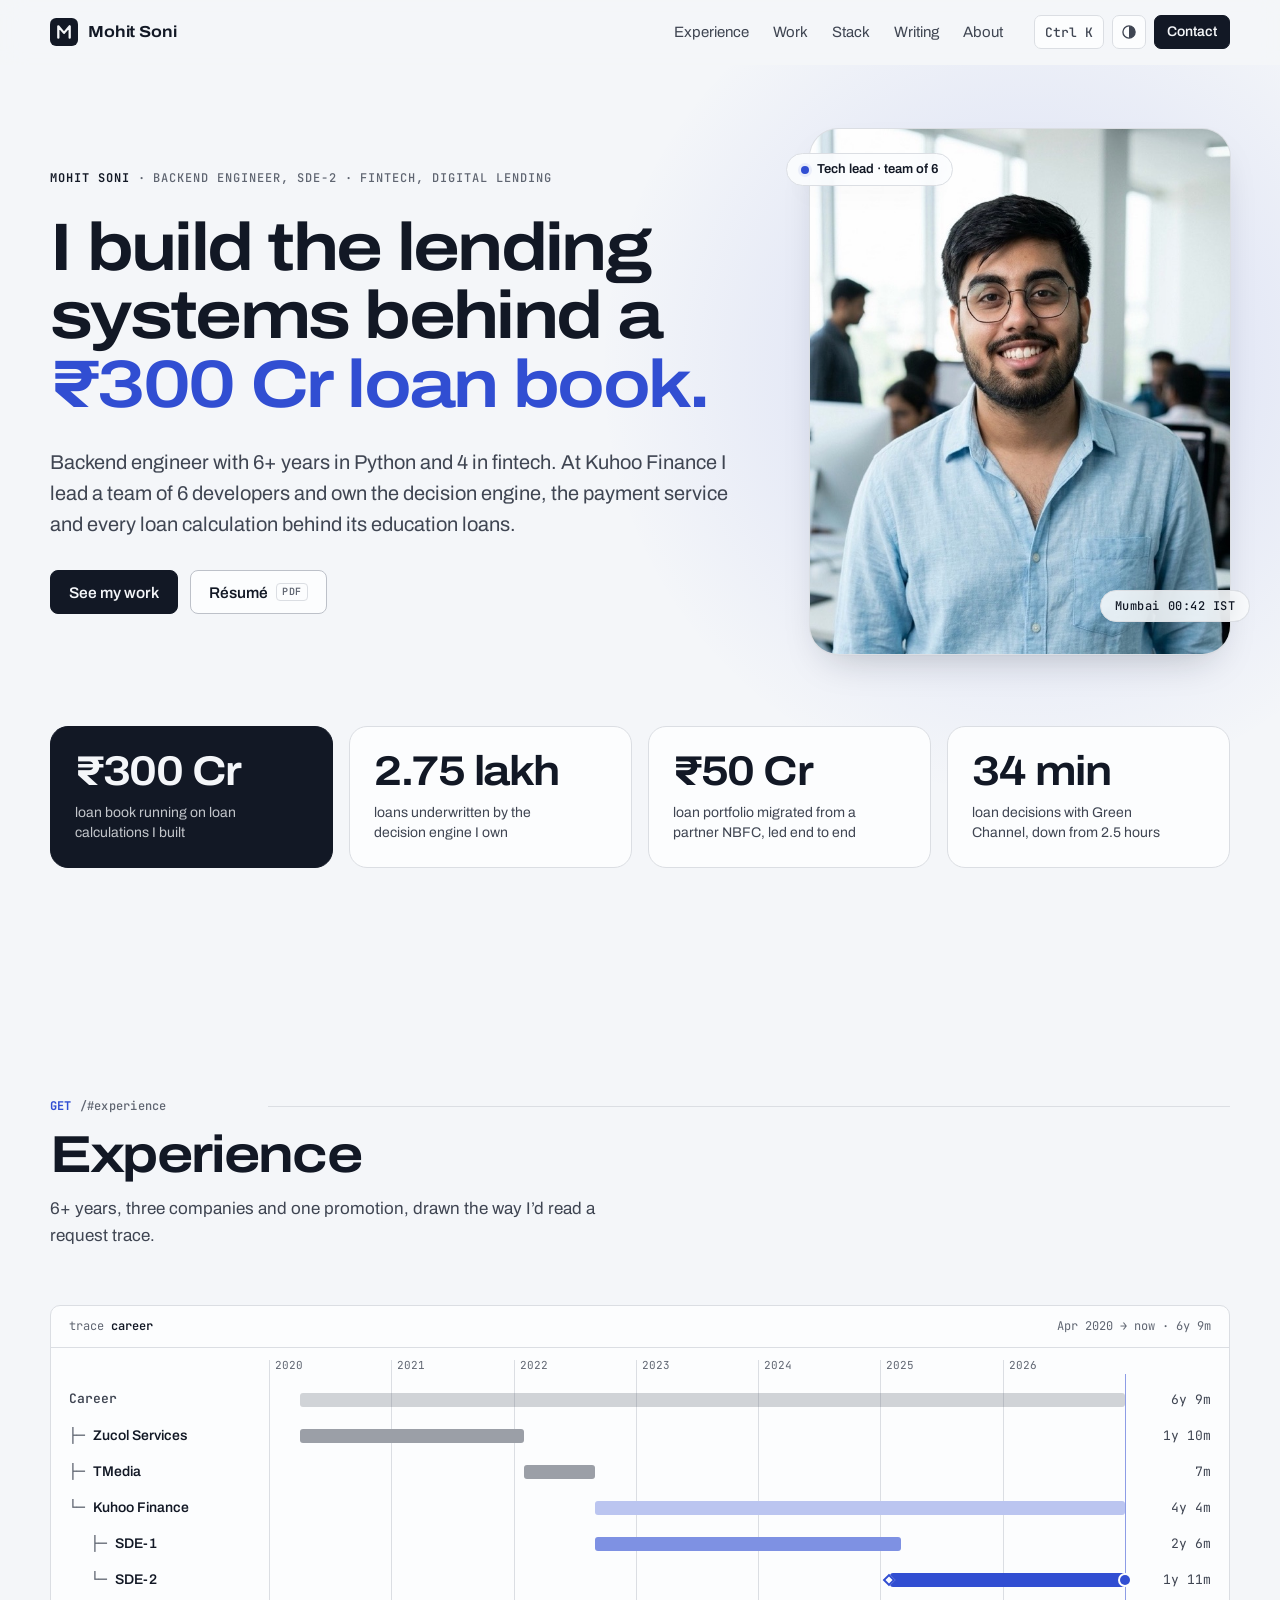
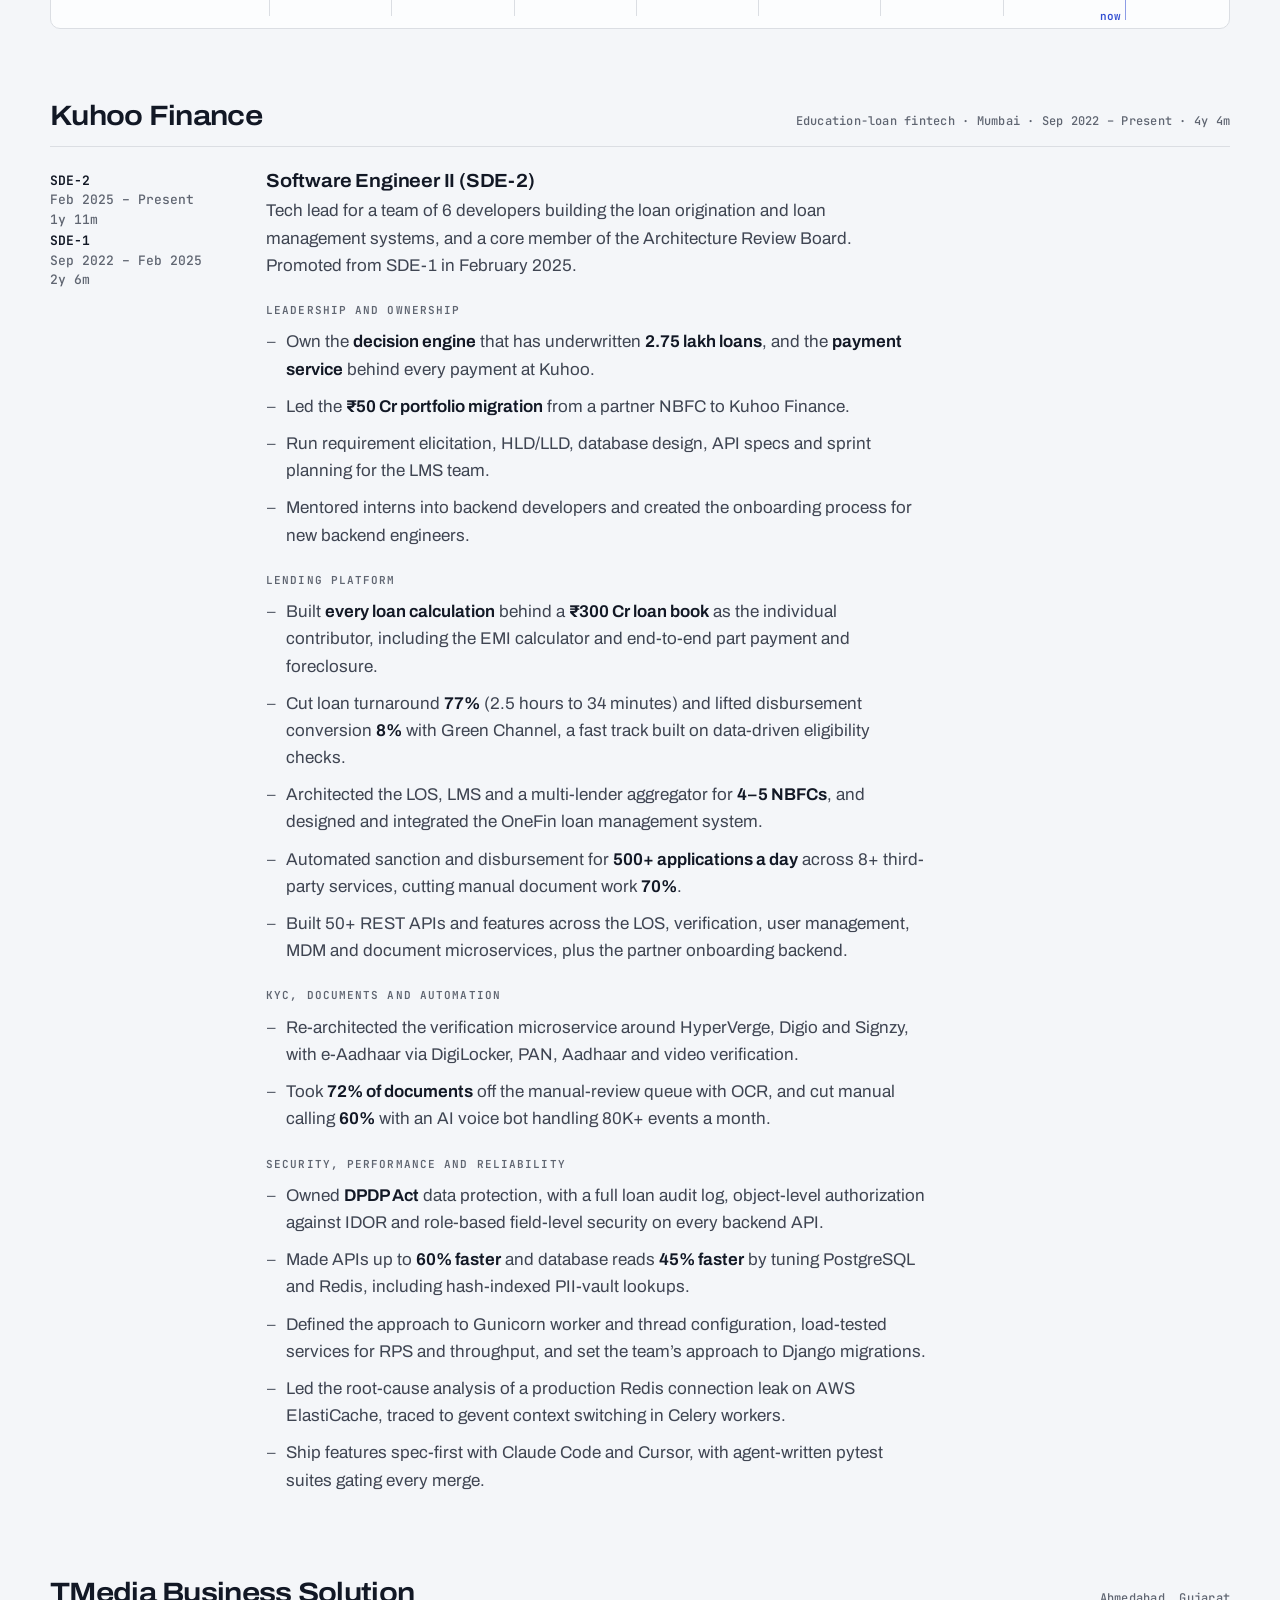
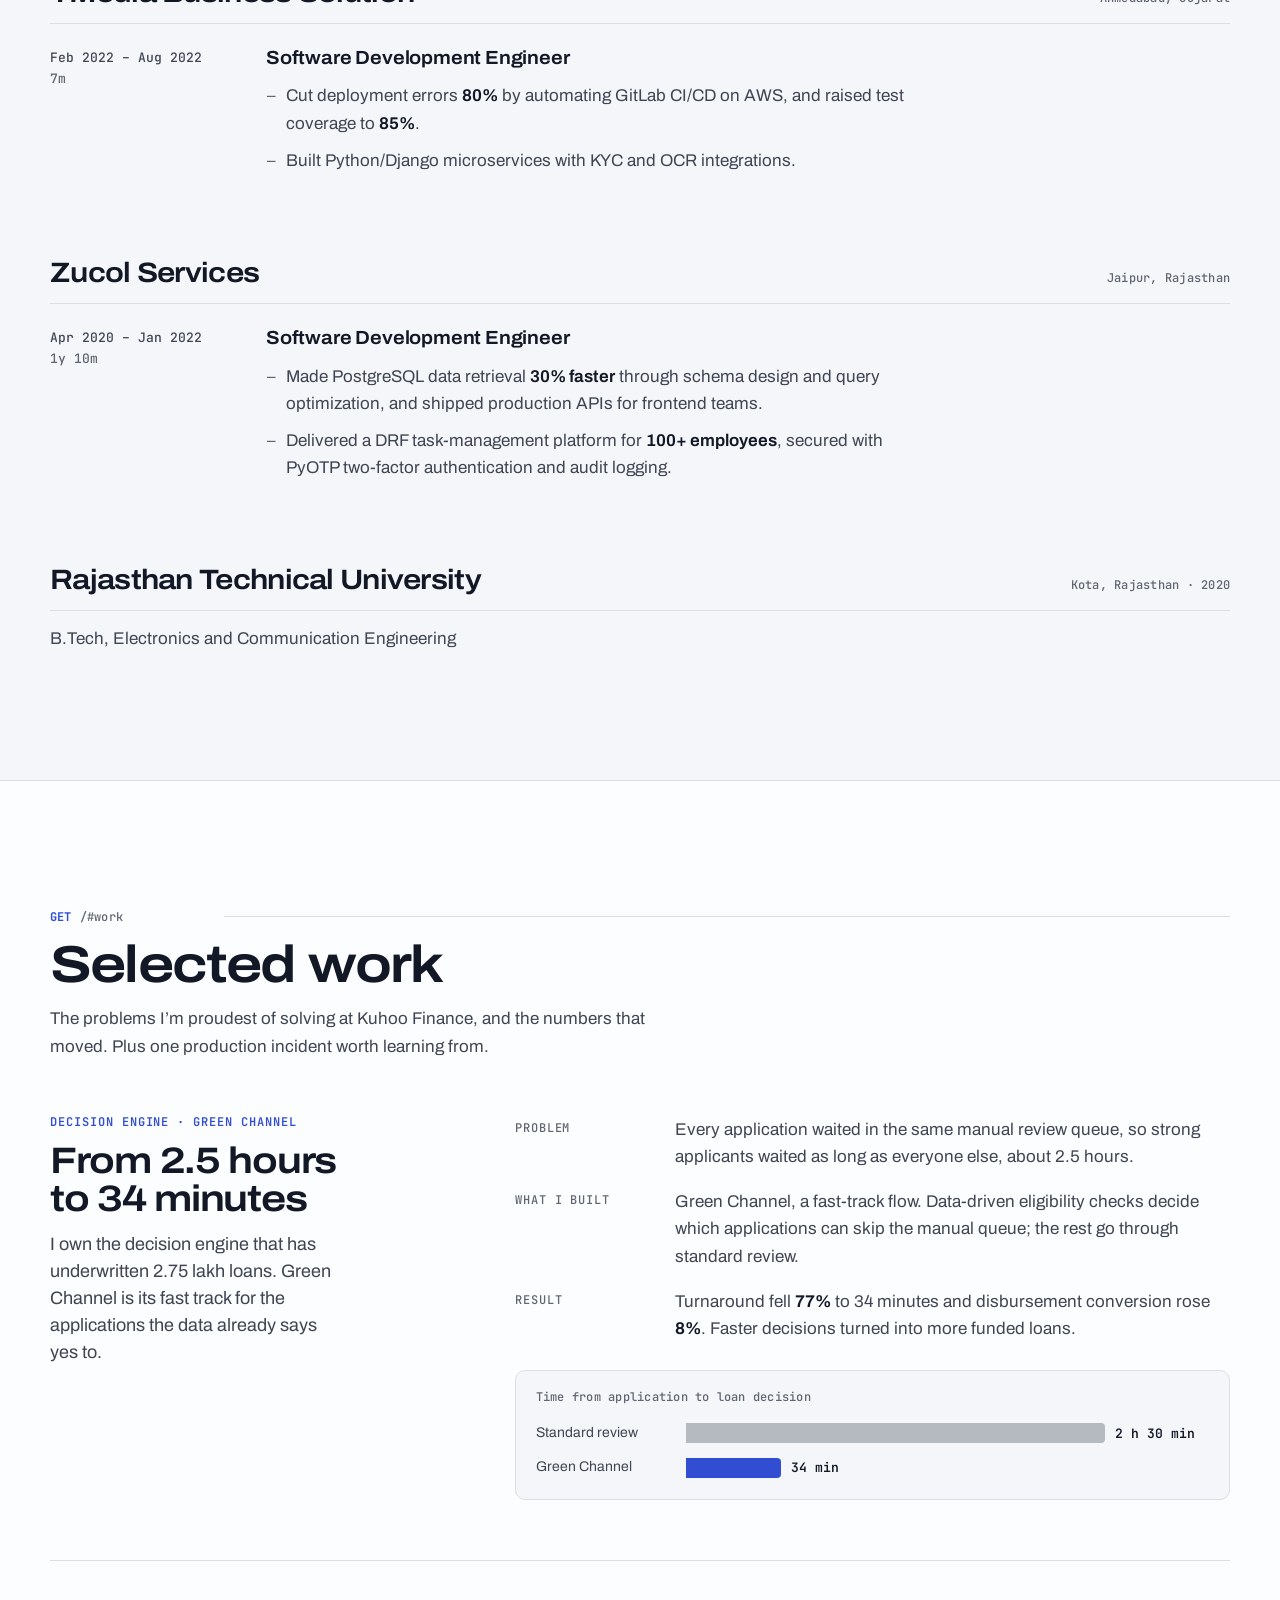
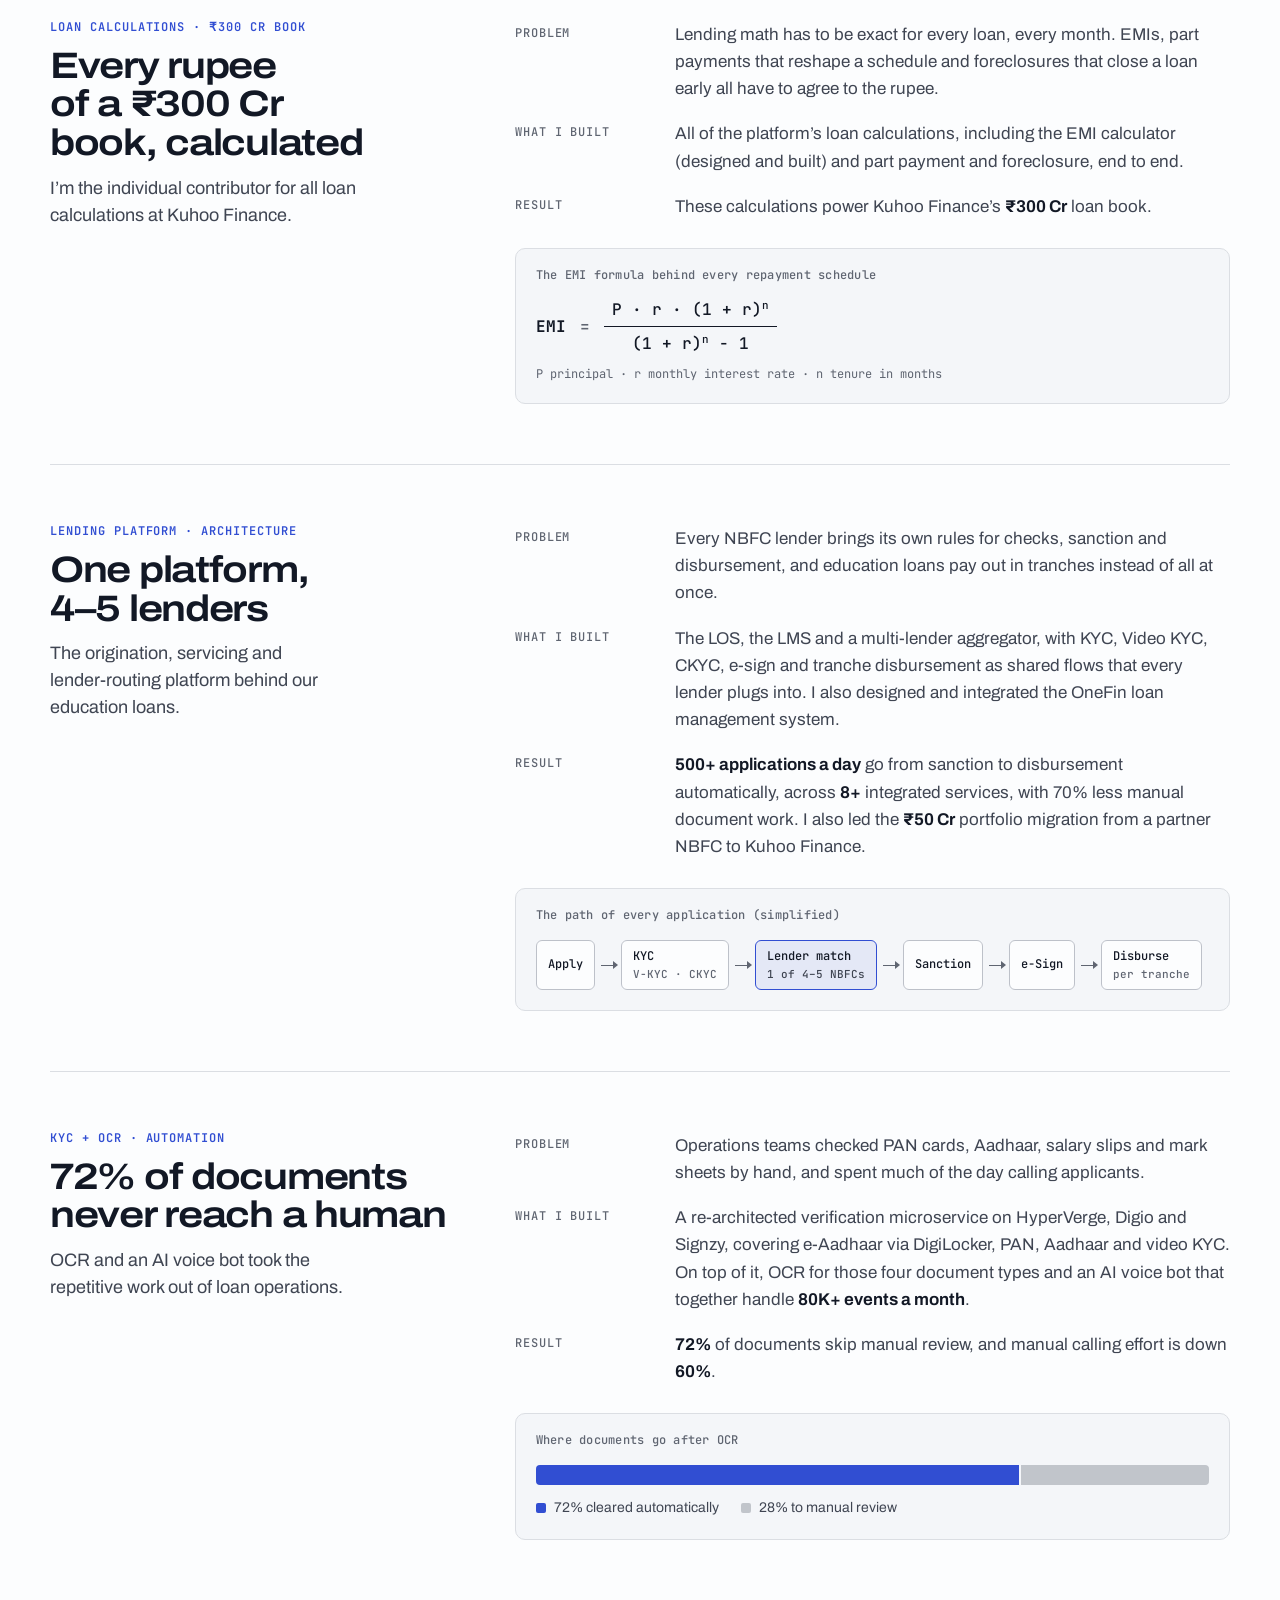
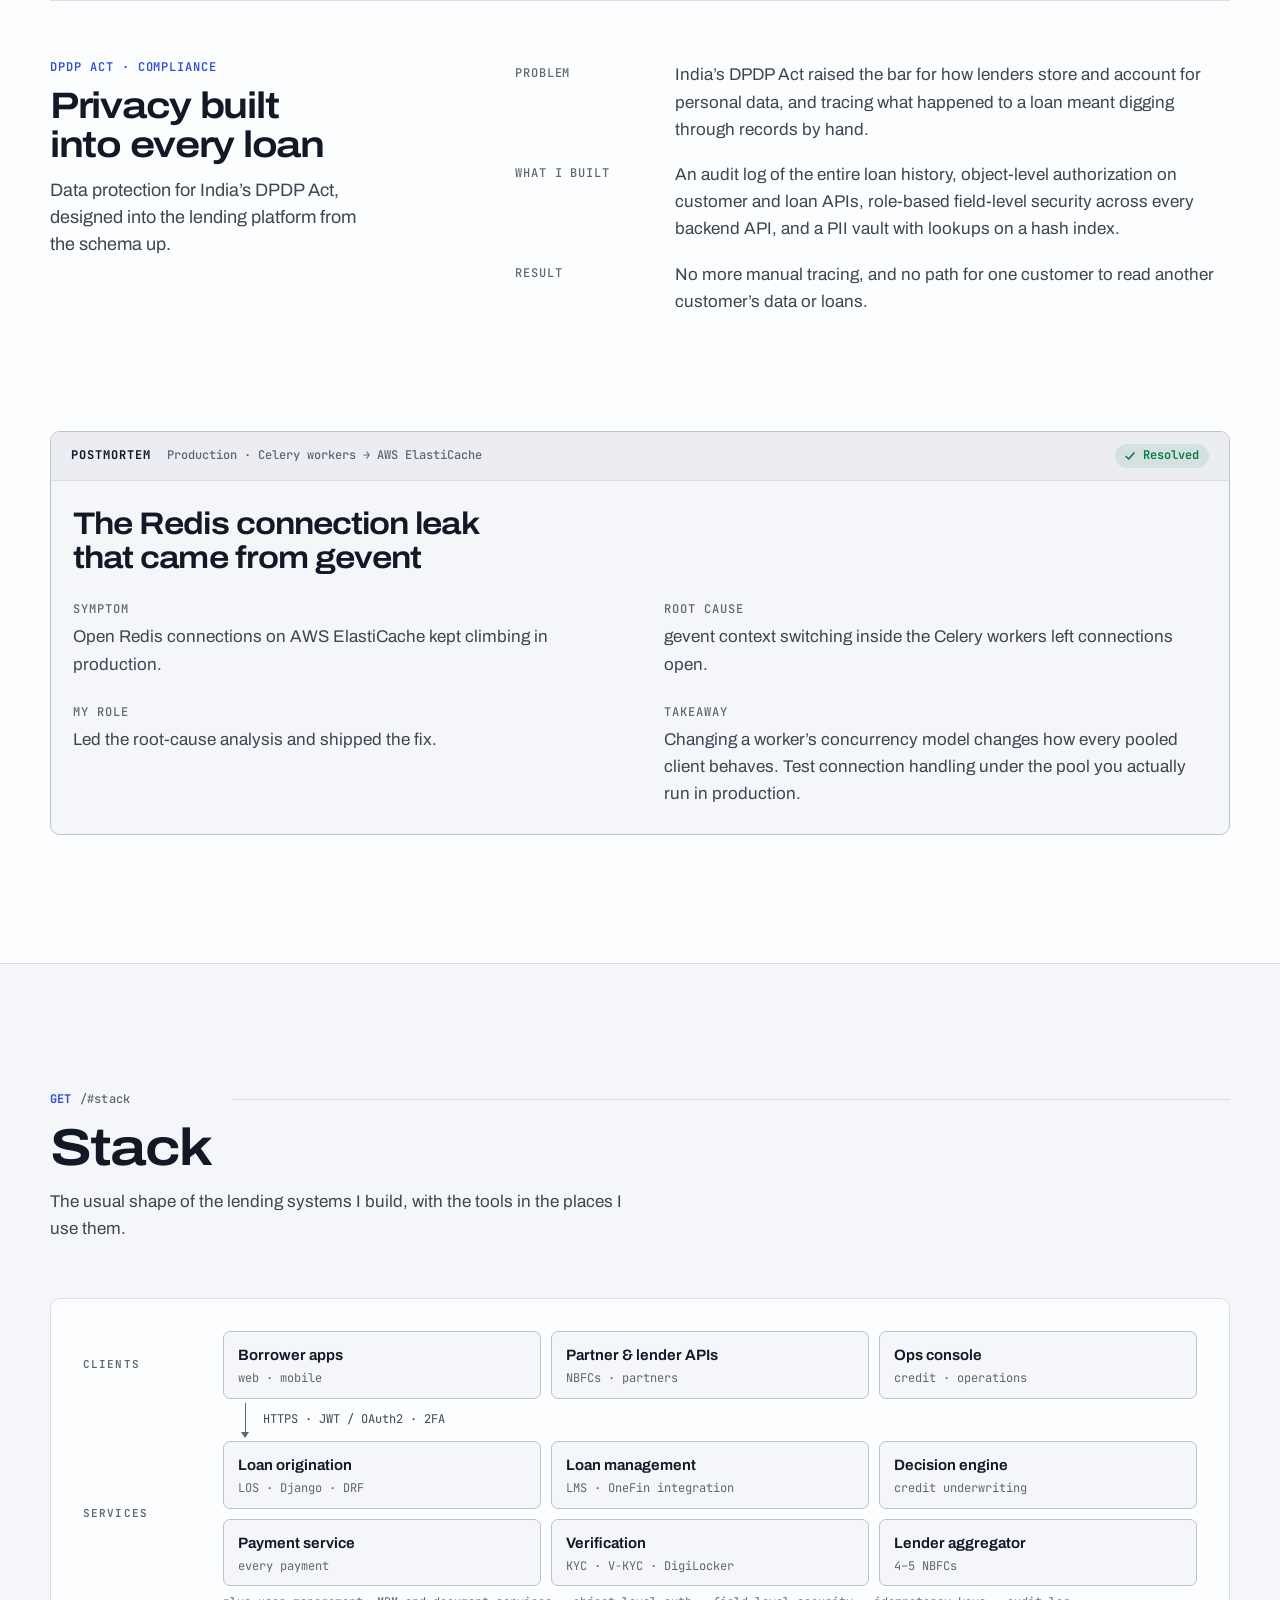
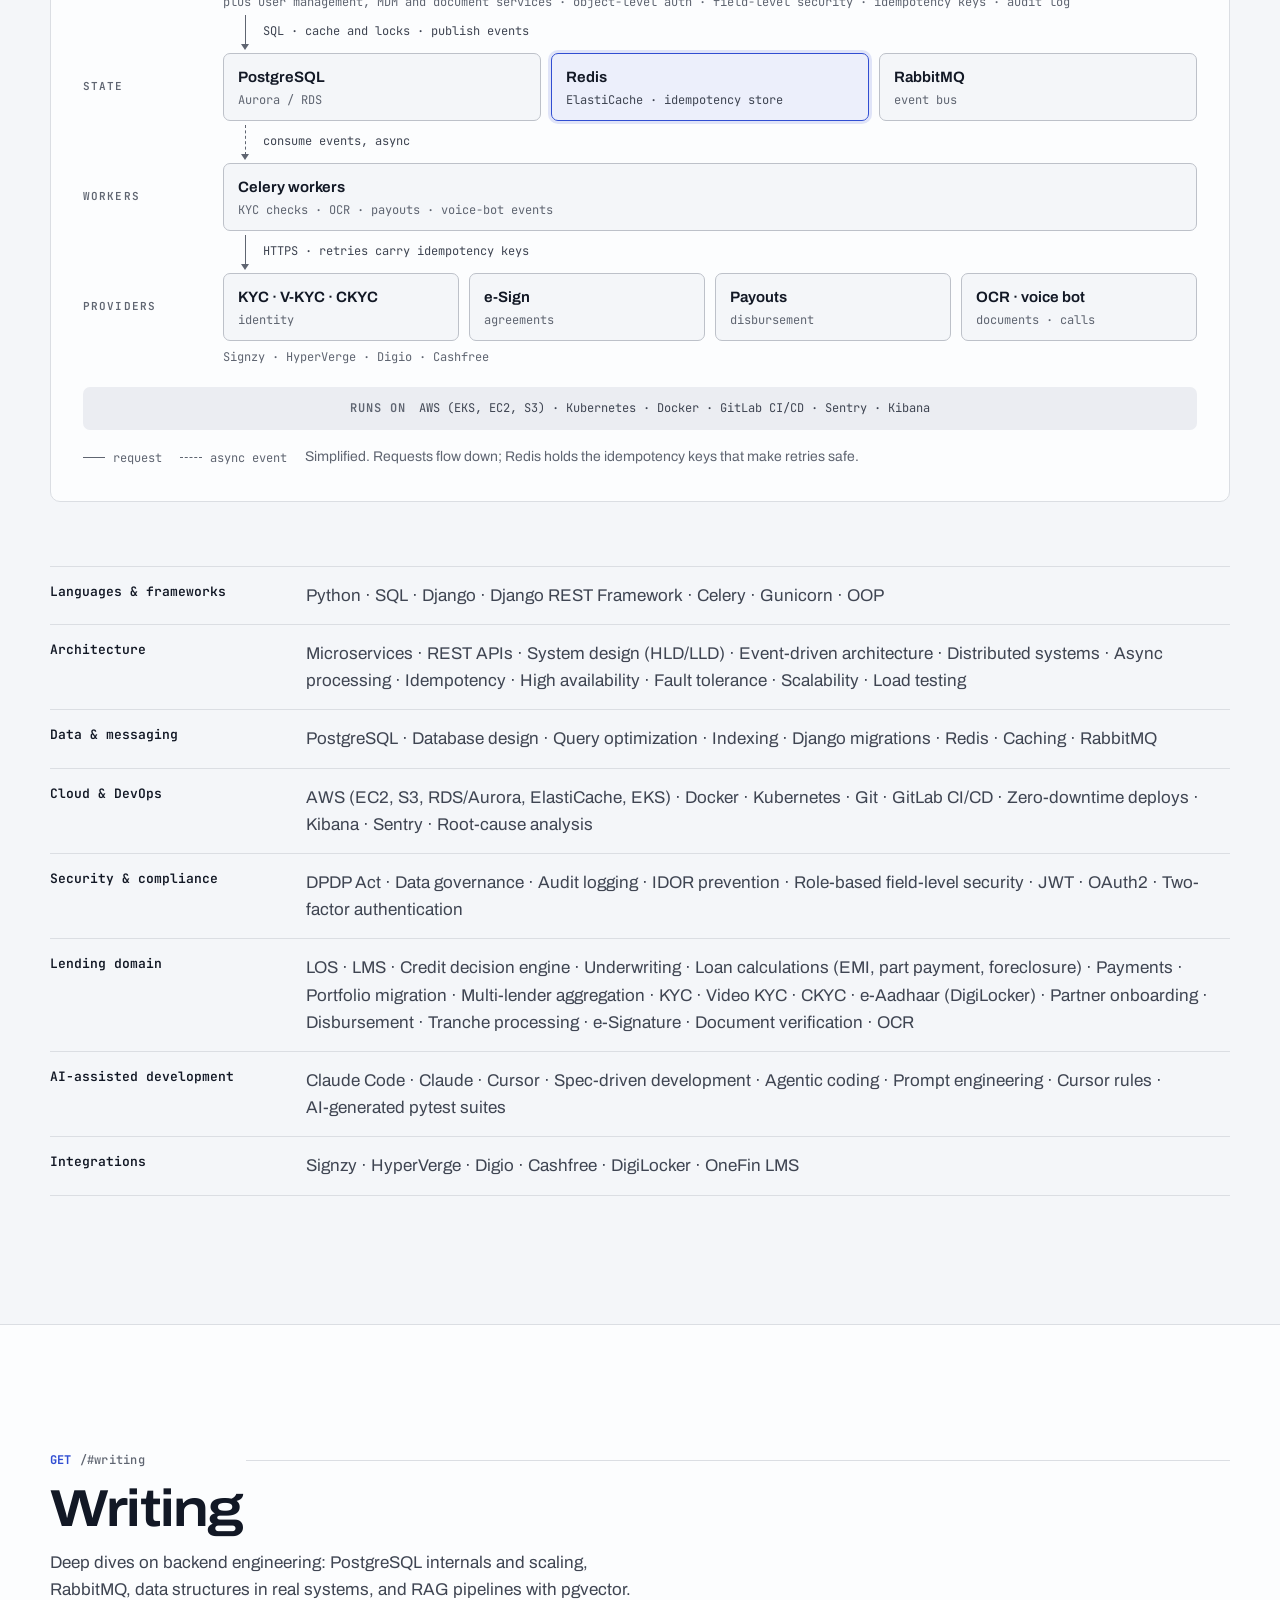
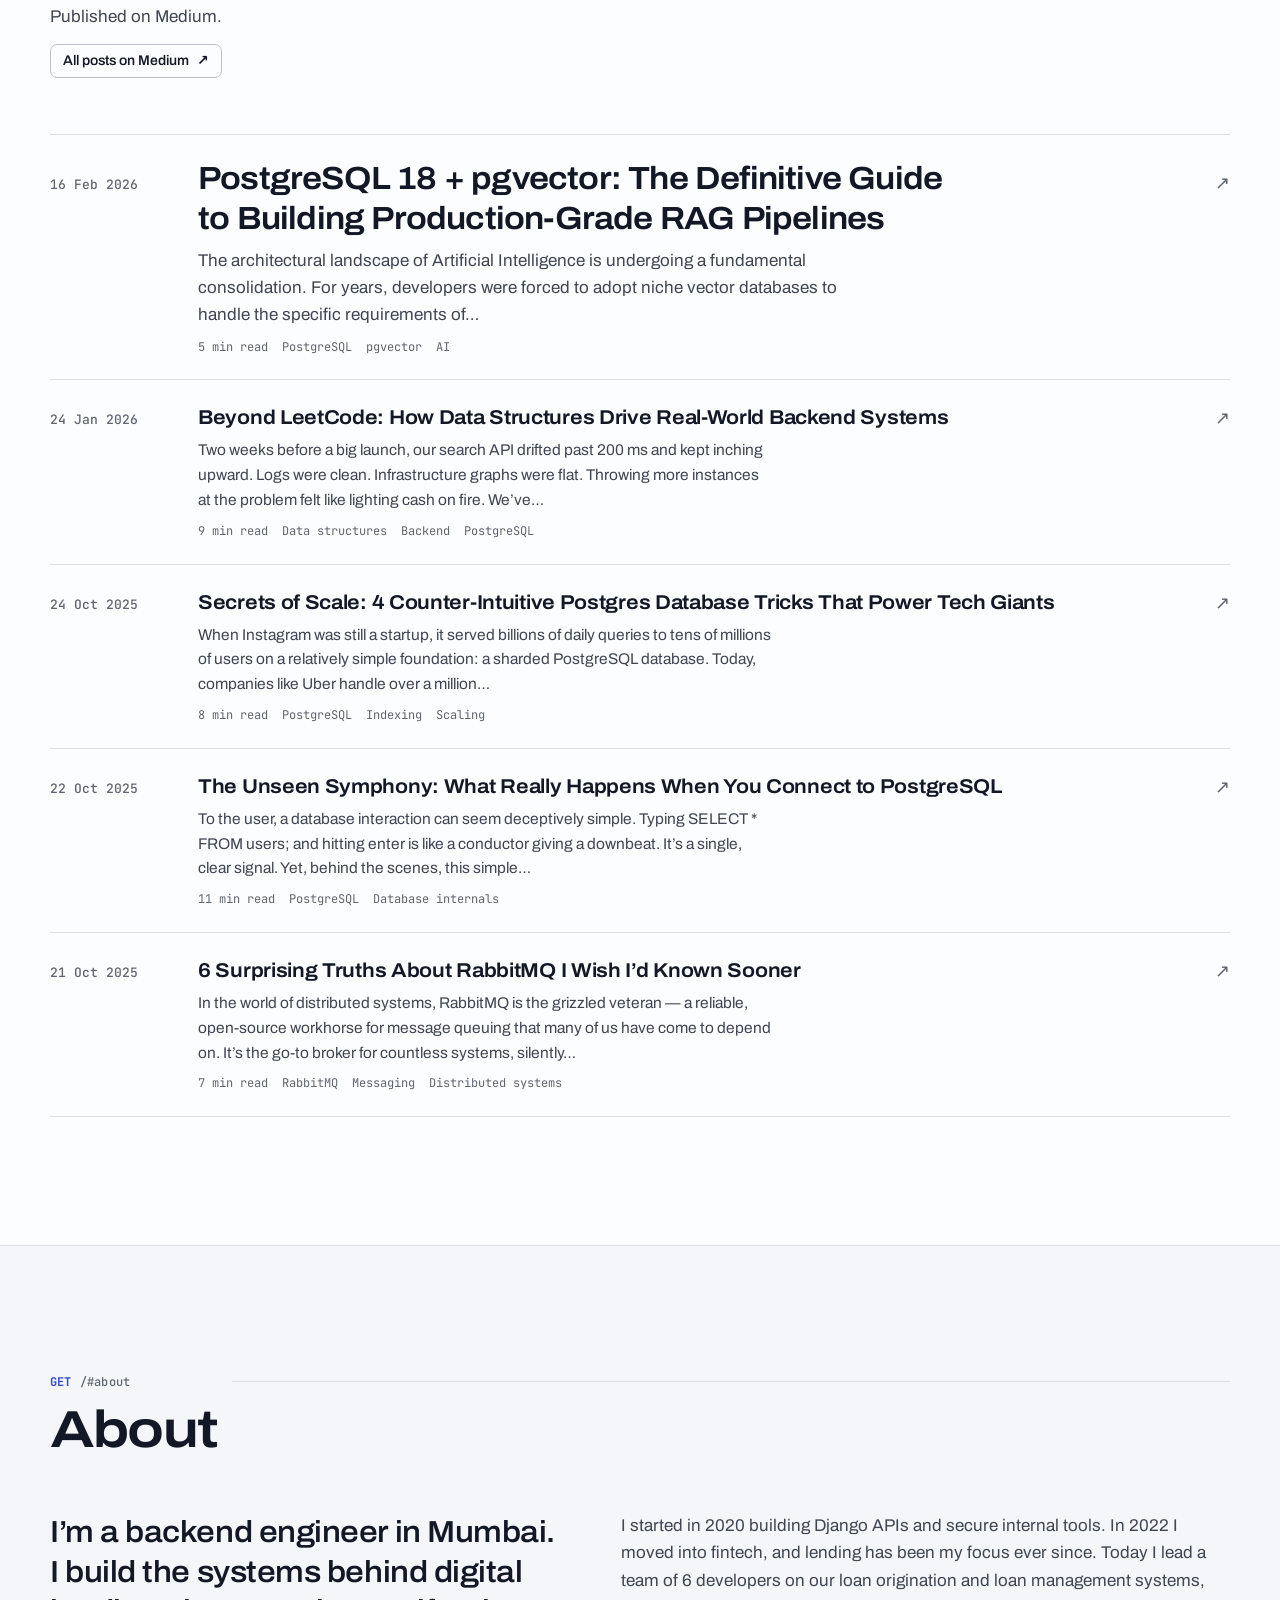
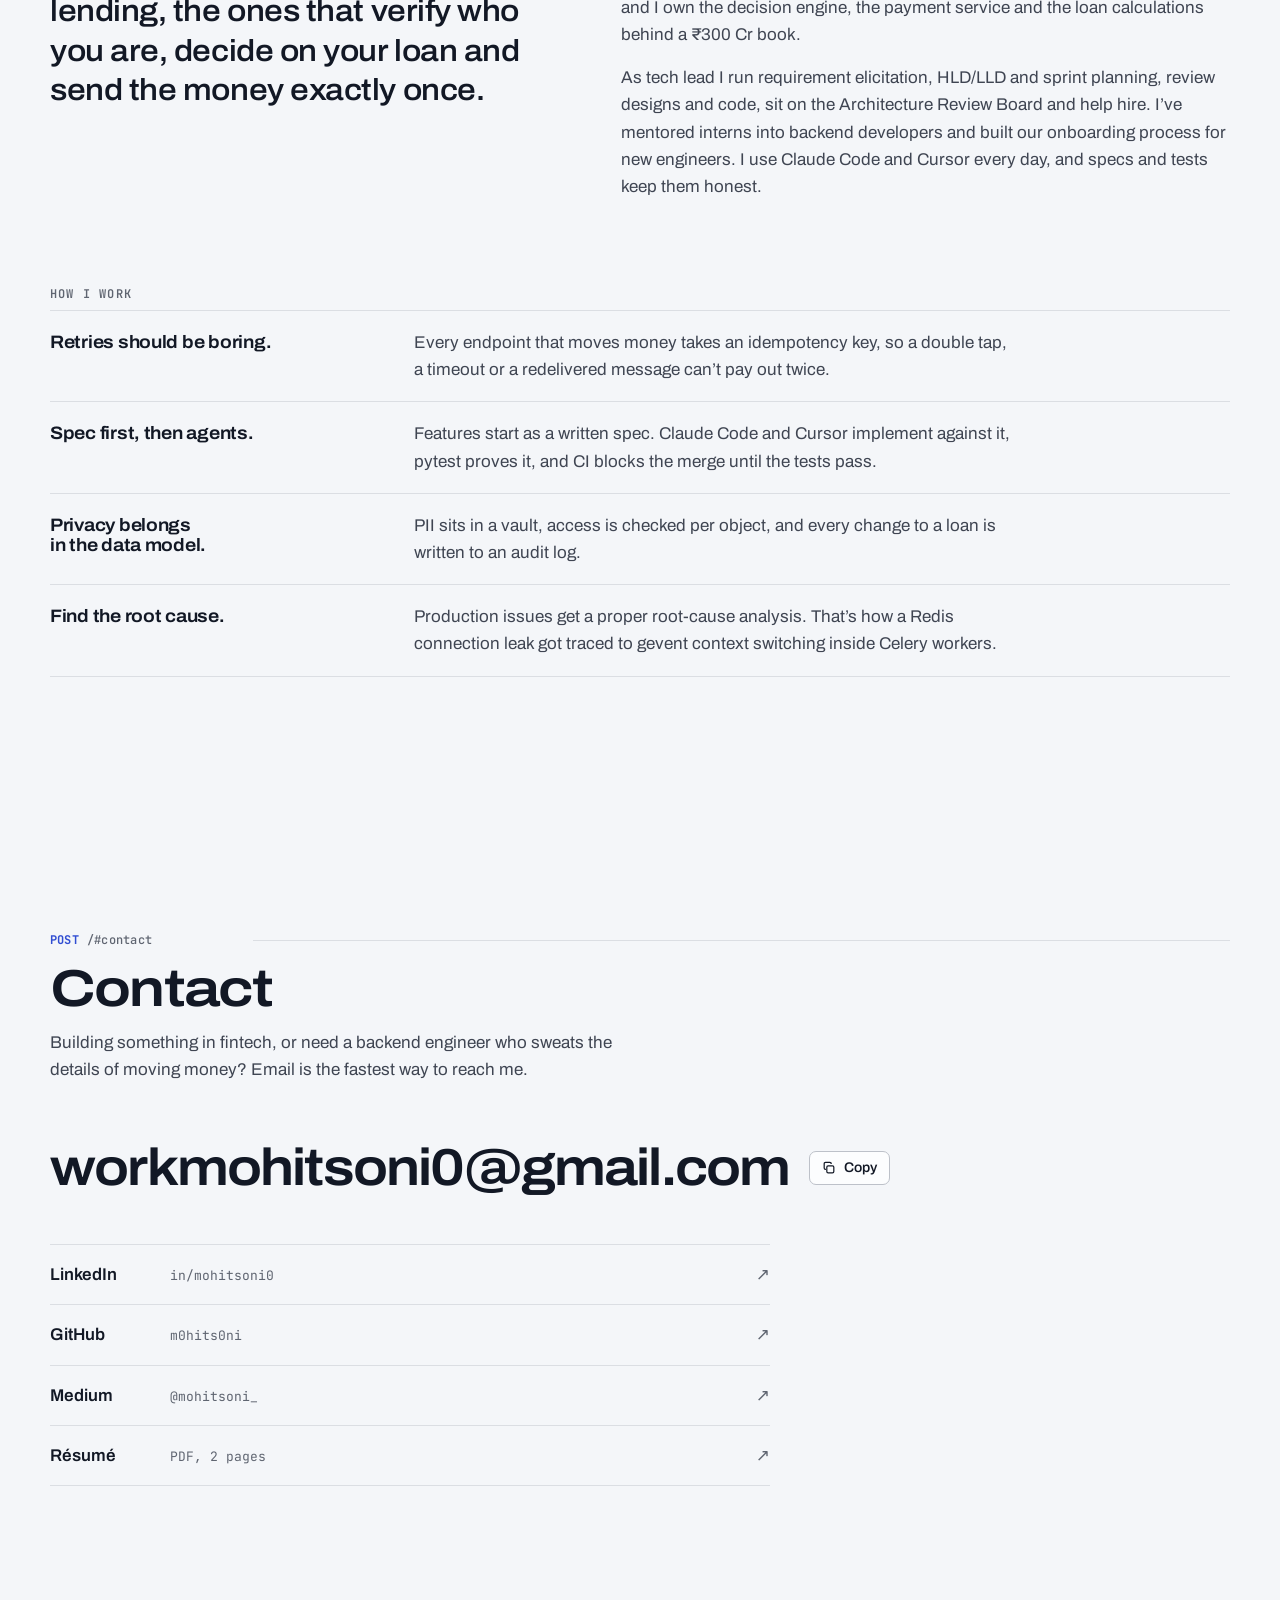
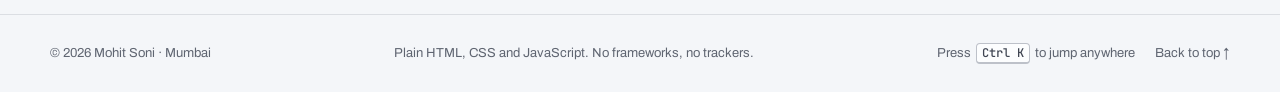
<file: index.html>
<!doctype html>
<html lang="en-IN">
<head>
  <meta charset="utf-8">
  <meta name="viewport" content="width=device-width, initial-scale=1, viewport-fit=cover">
  <title>Mohit Soni · Backend Engineer, Fintech &amp; Digital Lending</title>
  <meta name="description" content="Mohit Soni is a backend engineer (SDE-2) in Mumbai who leads a team of 6 and builds the lending systems behind a ₹300 Cr loan book: decision engine, payments, loan calculations, KYC and compliance, with Python, Django, PostgreSQL, Redis and RabbitMQ on AWS.">
  <meta name="author" content="Mohit Soni">

  <!-- Change these four URLs if the site lives somewhere other than m0hits0ni.github.io -->
  <link rel="canonical" href="https://m0hits0ni.github.io/">
  <meta property="og:url" content="https://m0hits0ni.github.io/">
  <meta property="og:image" content="https://m0hits0ni.github.io/assets/img/og.png">
  <meta name="twitter:image" content="https://m0hits0ni.github.io/assets/img/og.png">

  <meta property="og:type" content="profile">
  <meta property="og:site_name" content="Mohit Soni">
  <meta property="og:title" content="Mohit Soni · Backend Engineer, Fintech &amp; Digital Lending">
  <meta property="og:description" content="I build the lending systems behind a ₹300 Cr loan book: decision engine, payments and loan calculations for digital lending.">
  <meta property="og:image:width" content="1200">
  <meta property="og:image:height" content="630">
  <meta property="og:image:alt" content="Mohit Soni, backend engineer. I build the lending systems behind a ₹300 Cr loan book.">
  <meta property="profile:first_name" content="Mohit">
  <meta property="profile:last_name" content="Soni">
  <meta name="twitter:card" content="summary_large_image">
  <meta name="twitter:title" content="Mohit Soni · Backend Engineer, Fintech &amp; Digital Lending">
  <meta name="twitter:description" content="I build the lending systems behind a ₹300 Cr loan book: decision engine, payments and loan calculations for digital lending.">

  <meta name="theme-color" content="#f4f6f9" media="(prefers-color-scheme: light)">
  <meta name="theme-color" content="#10141c" media="(prefers-color-scheme: dark)">
  <link rel="icon" href="assets/img/favicon.svg" type="image/svg+xml">
  <link rel="apple-touch-icon" href="assets/img/apple-touch-icon.png">

  <link rel="preconnect" href="https://fonts.googleapis.com">
  <link rel="preconnect" href="https://fonts.gstatic.com" crossorigin>
  <link rel="stylesheet" href="https://fonts.googleapis.com/css2?family=Archivo:wdth,wght@62..125,100..900&family=JetBrains+Mono:wght@400..700&display=swap">
  <link rel="stylesheet" href="assets/css/site.css">

  <script>
    // Apply a saved theme before first paint, so a returning visitor never sees a flash.
    (function () {
      var root = document.documentElement;
      root.classList.add('js');
      try {
        var saved = localStorage.getItem('theme');
        if (saved === 'light' || saved === 'dark') root.setAttribute('data-theme', saved);
      } catch (e) {}
    })();
  </script>
  <script src="content/posts.js" defer></script>
  <script src="content/medium-feed.js" defer></script>
  <script src="assets/js/site.js" defer></script>

  <script type="application/ld+json">
  {
    "@context": "https://schema.org",
    "@type": "Person",
    "name": "Mohit Soni",
    "jobTitle": "Software Engineer II, Backend",
    "description": "Backend engineer and tech lead in fintech who builds the lending systems behind a ₹300 Cr loan book: decision engine, payments, loan calculations, KYC and compliance.",
    "worksFor": { "@type": "Organization", "name": "Kuhoo Finance" },
    "address": { "@type": "PostalAddress", "addressLocality": "Mumbai", "addressRegion": "Maharashtra", "addressCountry": "IN" },
    "alumniOf": { "@type": "CollegeOrUniversity", "name": "Rajasthan Technical University" },
    "image": "https://m0hits0ni.github.io/assets/img/mohit-soni.jpg",
    "email": "mailto:workmohitsoni0@gmail.com",
    "url": "https://m0hits0ni.github.io/",
    "sameAs": ["https://www.linkedin.com/in/mohitsoni0", "https://github.com/m0hits0ni"],
    "knowsAbout": ["Python", "Django", "Django REST Framework", "PostgreSQL", "Redis", "RabbitMQ", "Celery", "AWS", "Kubernetes", "Distributed systems", "Event-driven architecture", "Digital lending"]
  }
  </script>
</head>
<body>
  <a class="skip" href="#main">Skip to content</a>

  <header class="masthead" data-masthead>
    <div class="wrap masthead__inner">
      <a class="brand" href="#top" aria-label="Mohit Soni, back to top">
        <svg class="brand__mark" viewBox="0 0 32 32" aria-hidden="true" focusable="false">
          <rect class="brand__tile" width="32" height="32" rx="7"/>
          <path class="brand__m" d="M9.5 22.5v-13l6.5 7.5 6.5-7.5v13"/>
        </svg>
        <span class="brand__name">Mohit Soni</span>
      </a>

      <nav class="nav" aria-label="Sections">
        <a href="#experience">Experience</a>
        <a href="#work">Work</a>
        <a href="#stack">Stack</a>
        <a href="#writing">Writing</a>
        <a href="#about">About</a>
      </nav>

      <div class="masthead__tools">
        <button class="tool tool--palette" type="button" data-palette-open aria-haspopup="dialog" aria-label="Open the command menu">
          <span class="tool__menu">Menu</span>
          <kbd class="tool__kbd" data-mod-key>⌘K</kbd>
        </button>
        <button class="tool tool--icon" type="button" data-theme-toggle aria-label="Switch theme">
          <svg viewBox="0 0 20 20" width="18" height="18" aria-hidden="true" focusable="false">
            <circle cx="10" cy="10" r="6.75" fill="none" stroke="currentColor" stroke-width="1.5"/>
            <path d="M10 3.25a6.75 6.75 0 0 1 0 13.5z" fill="currentColor"/>
          </svg>
        </button>
        <a class="btn btn--small btn--solid masthead__cta" href="#contact">Contact</a>
      </div>
    </div>
  </header>

  <main id="main">
    <!-- ============================== HERO ============================== -->
    <section class="hero" id="top" aria-labelledby="hero-title">
      <div class="wrap hero__grid">
        <div class="hero__copy">
          <p class="hero__kicker"><b>Mohit Soni</b>&nbsp;· Backend engineer, SDE-2&nbsp;· Fintech, digital lending</p>
          <h1 class="hero__title" id="hero-title">I build the lending systems behind a <em>₹300&nbsp;Cr loan book.</em></h1>
          <p class="lede">
            Backend engineer with <span data-years-since="2020-04">6</span>+ years in Python and <span data-years-since="2022-09">4</span> in fintech.
            At Kuhoo Finance I lead a team of 6 developers and own the decision engine, the payment service and every loan calculation behind its education loans.
          </p>
          <div class="hero__actions">
            <a class="btn btn--solid" href="#work">See my work</a>
            <a class="btn" href="assets/Mohit_Soni_Resume.pdf" target="_blank" rel="noopener">Résumé <span class="btn__note">PDF</span></a>
          </div>
        </div>

        <div class="portrait">
          <img class="portrait__img" src="assets/img/mohit-soni.jpg" width="640" height="800" fetchpriority="high" decoding="async" alt="Mohit Soni, smiling, wearing glasses and a light-blue shirt in an office">
          <p class="portrait__chip portrait__chip--top"><span class="portrait__dot" aria-hidden="true"></span>Tech lead&nbsp;· team of 6</p>
          <p class="portrait__chip portrait__chip--bottom">Mumbai<span class="js-only"> <time class="hero__clock" data-clock>--:--</time> IST</span></p>
        </div>
      </div>

      <div class="wrap">
        <dl class="impact">
          <div class="impact__item impact__item--lead">
            <dt>loan book running on loan calculations I built</dt>
            <dd>₹300 Cr</dd>
          </div>
          <div class="impact__item">
            <dt>loans underwritten by the decision engine I own</dt>
            <dd>2.75 lakh</dd>
          </div>
          <div class="impact__item">
            <dt>loan portfolio migrated from a partner NBFC, led end to end</dt>
            <dd>₹50 Cr</dd>
          </div>
          <div class="impact__item">
            <dt>loan decisions with Green Channel, down from 2.5 hours</dt>
            <dd>34 min</dd>
          </div>
        </dl>
      </div>
    </section>

    <!-- ============================== EXPERIENCE ============================== -->
    <section class="section" id="experience" aria-labelledby="experience-title">
      <div class="wrap">
        <header class="section__head">
          <a class="route" href="#experience" data-copy-link><span class="route__verb">GET</span> /#experience</a>
          <h2 class="section__title" id="experience-title">Experience</h2>
          <p class="section__intro"><span data-years-since="2020-04">6</span>+ years, three companies and one promotion, drawn the way I’d read a request trace.</p>
        </header>

        <figure class="trace" data-trace data-axis-start="2020-01" aria-label="Career timeline from April 2020 to the present">
          <div class="trace__head">
            <span>trace <b>career</b></span>
            <span>Apr 2020 → now · <span data-span="2020-04..now">6y 7m</span></span>
          </div>

          <div class="trace__body" style="--now: .988">
            <div class="trace__axis" aria-hidden="true" data-trace-axis>
              <span class="tick" style="--x: 0">2020</span>
              <span class="tick" style="--x: .1446">2021</span>
              <span class="tick" style="--x: .2892">2022</span>
              <span class="tick" style="--x: .4337">2023</span>
              <span class="tick" style="--x: .5783">2024</span>
              <span class="tick" style="--x: .7229">2025</span>
              <span class="tick" style="--x: .8675">2026</span>
              <span class="tick tick--now"></span>
            </div>

            <ol class="trace__rows">
              <li class="span span--root" data-range="2020-04..now" style="--s: .0361; --e: .988">
                <span class="span__link">
                  <span class="span__name">Career</span>
                  <span class="span__track"><span class="span__bar"></span></span>
                  <span class="span__dur" data-span="2020-04..now">6y 7m</span>
                </span>
              </li>
              <li class="span span--past" data-range="2020-04..2022-01" data-role="zucol" style="--s: .0361; --e: .3012">
                <a class="span__link" href="#role-zucol">
                  <span class="span__name"><span class="span__tree" aria-hidden="true">├─</span>Zucol Services</span>
                  <span class="span__track"><span class="span__bar"></span></span>
                  <span class="span__dur" data-span="2020-04..2022-01">1y 10m</span>
                  <span class="visually-hidden">, Software Development Engineer, April 2020 to January 2022</span>
                </a>
              </li>
              <li class="span span--past" data-range="2022-02..2022-08" data-role="tmedia" style="--s: .3012; --e: .3855">
                <a class="span__link" href="#role-tmedia">
                  <span class="span__name"><span class="span__tree" aria-hidden="true">├─</span>TMedia</span>
                  <span class="span__track"><span class="span__bar"></span></span>
                  <span class="span__dur" data-span="2022-02..2022-08">7m</span>
                  <span class="visually-hidden">, Software Development Engineer, February to August 2022</span>
                </a>
              </li>
              <li class="span span--org" data-range="2022-09..now" data-role="kuhoo" style="--s: .3855; --e: .988">
                <a class="span__link" href="#org-kuhoo">
                  <span class="span__name"><span class="span__tree" aria-hidden="true">└─</span>Kuhoo Finance</span>
                  <span class="span__track"><span class="span__bar"></span></span>
                  <span class="span__dur" data-span="2022-09..now">4y 2m</span>
                  <span class="visually-hidden">, September 2022 to present</span>
                </a>
              </li>
              <li class="span span--child" data-range="2022-09..2025-02" data-role="sde1" style="--s: .3855; --e: .747">
                <a class="span__link" href="#org-kuhoo">
                  <span class="span__name span__name--child"><span class="span__tree" aria-hidden="true">├─</span>SDE-1</span>
                  <span class="span__track"><span class="span__bar"></span></span>
                  <span class="span__dur" data-span="2022-09..2025-02">2y 6m</span>
                  <span class="visually-hidden">, September 2022 to February 2025</span>
                </a>
              </li>
              <li class="span span--now" data-range="2025-02..now" data-role="sde2" style="--s: .7349; --e: .988">
                <a class="span__link" href="#org-kuhoo">
                  <span class="span__name span__name--child"><span class="span__tree" aria-hidden="true">└─</span>SDE-2</span>
                  <span class="span__track"><span class="span__bar"><span class="span__event" title="Promoted to SDE-2, Feb 2025"></span></span></span>
                  <span class="span__dur" data-span="2025-02..now">1y 9m</span>
                  <span class="visually-hidden">, February 2025 to present, promoted from SDE-1</span>
                </a>
              </li>
            </ol>
          </div>
        </figure>

        <div class="orgs">
          <section class="org" id="org-kuhoo" data-role="kuhoo" aria-labelledby="org-kuhoo-title">
            <header class="org__head">
              <h3 class="org__name" id="org-kuhoo-title">Kuhoo Finance</h3>
              <p class="org__meta">Education-loan fintech&nbsp;· Mumbai&nbsp;· Sep 2022 – Present&nbsp;· <span data-span="2022-09..now">4y 2m</span></p>
            </header>

            <article class="role" id="role-kuhoo">
              <div class="role__meta">
                <p class="role__step"><span class="role__level">SDE-2</span><span><time datetime="2025-02">Feb 2025</time> – Present</span><span data-span="2025-02..now">1y 9m</span></p>
                <p class="role__step"><span class="role__level">SDE-1</span><span><time datetime="2022-09">Sep 2022</time> – <time datetime="2025-02">Feb 2025</time></span><span data-span="2022-09..2025-02">2y 6m</span></p>
              </div>
              <div class="role__body">
                <h4 class="role__title">Software Engineer II (SDE-2)</h4>
                <p class="role__scope">Tech lead for a team of 6 developers building the loan origination and loan management systems, and a core member of the Architecture Review Board. Promoted from SDE-1 in February 2025.</p>

                <h5 class="role__group">Leadership and ownership</h5>
                <ul class="role__points">
                  <li>Own the <strong>decision engine</strong> that has underwritten <strong>2.75 lakh loans</strong>, and the <strong>payment service</strong> behind every payment at Kuhoo.</li>
                  <li>Led the <strong>₹50 Cr portfolio migration</strong> from a partner NBFC to Kuhoo Finance.</li>
                  <li>Run requirement elicitation, HLD/LLD, database design, API specs and sprint planning for the LMS team.</li>
                  <li>Mentored interns into backend developers and created the onboarding process for new backend engineers.</li>
                </ul>

                <h5 class="role__group">Lending platform</h5>
                <ul class="role__points">
                  <li>Built <strong>every loan calculation</strong> behind a <strong>₹300 Cr loan book</strong> as the individual contributor, including the EMI calculator and end-to-end part payment and foreclosure.</li>
                  <li>Cut loan turnaround <strong>77%</strong> (2.5 hours to 34 minutes) and lifted disbursement conversion <strong>8%</strong> with Green Channel, a fast track built on data-driven eligibility checks.</li>
                  <li>Architected the LOS, LMS and a multi-lender aggregator for <strong><span class="nb">4–5</span> NBFCs</strong>, and designed and integrated the OneFin loan management system.</li>
                  <li>Automated sanction and disbursement for <strong>500+ applications a day</strong> across 8+ third-party services, cutting manual document work <strong>70%</strong>.</li>
                  <li>Built 50+ REST APIs and features across the LOS, verification, user management, MDM and document microservices, plus the partner onboarding backend.</li>
                </ul>

                <h5 class="role__group">KYC, documents and automation</h5>
                <ul class="role__points">
                  <li>Re-architected the verification microservice around HyperVerge, Digio and Signzy, with e-Aadhaar via DigiLocker, PAN, Aadhaar and video verification.</li>
                  <li>Took <strong>72% of documents</strong> off the manual-review queue with OCR, and cut manual calling <strong>60%</strong> with an AI voice bot handling 80K+ events a month.</li>
                </ul>

                <h5 class="role__group">Security, performance and reliability</h5>
                <ul class="role__points">
                  <li>Owned <strong>DPDP Act</strong> data protection, with a full loan audit log, object-level authorization against IDOR and role-based field-level security on every backend API.</li>
                  <li>Made APIs up to <strong>60% faster</strong> and database reads <strong>45% faster</strong> by tuning PostgreSQL and Redis, including hash-indexed PII-vault lookups.</li>
                  <li>Defined the approach to Gunicorn worker and thread configuration, load-tested services for RPS and throughput, and set the team’s approach to Django migrations.</li>
                  <li>Led the root-cause analysis of a production Redis connection leak on AWS ElastiCache, traced to gevent context switching in Celery workers.</li>
                  <li>Ship features spec-first with Claude Code and Cursor, with agent-written pytest suites gating every merge.</li>
                </ul>
              </div>
            </article>
          </section>

          <section class="org" id="role-tmedia" data-role="tmedia" aria-labelledby="org-tmedia-title">
            <header class="org__head">
              <h3 class="org__name" id="org-tmedia-title">TMedia Business Solution</h3>
              <p class="org__meta">Ahmedabad, Gujarat</p>
            </header>
            <article class="role">
              <div class="role__meta">
                <p class="role__dates"><time datetime="2022-02">Feb 2022</time> – <time datetime="2022-08">Aug 2022</time></p>
                <p class="role__dur" data-span="2022-02..2022-08">7m</p>
              </div>
              <div class="role__body">
                <h4 class="role__title">Software Development Engineer</h4>
                <ul class="role__points">
                  <li>Cut deployment errors <strong>80%</strong> by automating GitLab CI/CD on AWS, and raised test coverage to <strong>85%</strong>.</li>
                  <li>Built Python/Django microservices with KYC and OCR integrations.</li>
                </ul>
              </div>
            </article>
          </section>

          <section class="org" id="role-zucol" data-role="zucol" aria-labelledby="org-zucol-title">
            <header class="org__head">
              <h3 class="org__name" id="org-zucol-title">Zucol Services</h3>
              <p class="org__meta">Jaipur, Rajasthan</p>
            </header>
            <article class="role">
              <div class="role__meta">
                <p class="role__dates"><time datetime="2020-04">Apr 2020</time> – <time datetime="2022-01">Jan 2022</time></p>
                <p class="role__dur" data-span="2020-04..2022-01">1y 10m</p>
              </div>
              <div class="role__body">
                <h4 class="role__title">Software Development Engineer</h4>
                <ul class="role__points">
                  <li>Made PostgreSQL data retrieval <strong>30% faster</strong> through schema design and query optimization, and shipped production APIs for frontend teams.</li>
                  <li>Delivered a DRF task-management platform for <strong>100+ employees</strong>, secured with PyOTP two-factor authentication and audit logging.</li>
                </ul>
              </div>
            </article>
          </section>

          <section class="org org--edu" aria-labelledby="edu-title">
            <header class="org__head">
              <h3 class="org__name" id="edu-title">Rajasthan Technical University</h3>
              <p class="org__meta">Kota, Rajasthan&nbsp;· 2020</p>
            </header>
            <p class="org__line">B.Tech, Electronics and Communication Engineering</p>
          </section>
        </div>
      </div>
    </section>

    <!-- ============================== WORK ============================== -->
    <section class="section section--tint" id="work" aria-labelledby="work-title">
      <div class="wrap">
        <header class="section__head">
          <a class="route" href="#work" data-copy-link><span class="route__verb">GET</span> /#work</a>
          <h2 class="section__title" id="work-title">Selected work</h2>
          <p class="section__intro">The problems I’m proudest of solving at Kuhoo Finance, and the numbers that moved. Plus one production incident worth learning from.</p>
        </header>

        <div class="cases">
          <article class="case" id="green-channel" aria-labelledby="case-green-title">
            <div class="case__intro">
              <p class="case__kicker">Decision engine&nbsp;· Green Channel</p>
              <h3 class="case__title" id="case-green-title">From 2.5 hours to 34 minutes</h3>
              <p class="case__deck">I own the decision engine that has underwritten 2.75 lakh loans. Green Channel is its fast track for the applications the data already says yes to.</p>
            </div>
            <div class="case__body">
              <dl class="case__facts">
                <div><dt>Problem</dt><dd>Every application waited in the same manual review queue, so strong applicants waited as long as everyone else, about 2.5 hours.</dd></div>
                <div><dt>What I built</dt><dd>Green Channel, a fast-track flow. Data-driven eligibility checks decide which applications can skip the manual queue; the rest go through standard review.</dd></div>
                <div><dt>Result</dt><dd>Turnaround fell <strong>77%</strong> to 34 minutes and disbursement conversion rose <strong>8%</strong>. Faster decisions turned into more funded loans.</dd></div>
              </dl>
              <figure class="fig">
                <figcaption class="fig__title">Time from application to loan decision</figcaption>
                <div class="bars" role="img" aria-label="Standard review takes 2 hours 30 minutes. Green Channel takes 34 minutes, 77% less.">
                  <div class="bar">
                    <span class="bar__label">Standard review</span>
                    <span class="bar__track"><span class="bar__fill" style="--v: 1"></span><span class="bar__value">2 h 30 min</span></span>
                  </div>
                  <div class="bar bar--hl">
                    <span class="bar__label">Green Channel</span>
                    <span class="bar__track"><span class="bar__fill" style="--v: .2267"></span><span class="bar__value">34 min</span></span>
                  </div>
                </div>
              </figure>
            </div>
          </article>

          <article class="case" id="loan-math" aria-labelledby="case-math-title">
            <div class="case__intro">
              <p class="case__kicker">Loan calculations&nbsp;· ₹300 Cr book</p>
              <h3 class="case__title" id="case-math-title">Every rupee of a ₹300&nbsp;Cr book, calculated</h3>
              <p class="case__deck">I’m the individual contributor for all loan calculations at Kuhoo Finance.</p>
            </div>
            <div class="case__body">
              <dl class="case__facts">
                <div><dt>Problem</dt><dd>Lending math has to be exact for every loan, every month. EMIs, part payments that reshape a schedule and foreclosures that close a loan early all have to agree to the rupee.</dd></div>
                <div><dt>What I built</dt><dd>All of the platform’s loan calculations, including the EMI calculator (designed and built) and part payment and foreclosure, end to end.</dd></div>
                <div><dt>Result</dt><dd>These calculations power Kuhoo Finance’s <strong>₹300 Cr</strong> loan book.</dd></div>
              </dl>
              <figure class="fig">
                <figcaption class="fig__title">The EMI formula behind every repayment schedule</figcaption>
                <p class="formula" role="img" aria-label="EMI equals P times r times (1 plus r) to the power n, divided by (1 plus r) to the power n, minus 1">
                  <span class="formula__lhs">EMI</span><span class="formula__eq">=</span><span class="formula__frac"><span class="formula__num">P · r · (1 + r)<sup>n</sup></span><span class="formula__den">(1 + r)<sup>n</sup> − 1</span></span>
                </p>
                <p class="formula__legend">P principal&nbsp;· r monthly interest rate&nbsp;· n tenure in months</p>
              </figure>
            </div>
          </article>

          <article class="case" id="lending-platform" aria-labelledby="case-platform-title">
            <div class="case__intro">
              <p class="case__kicker">Lending platform&nbsp;· Architecture</p>
              <h3 class="case__title" id="case-platform-title">One platform, <span class="nb">4–5</span> lenders</h3>
              <p class="case__deck">The origination, servicing and lender-routing platform behind our education loans.</p>
            </div>
            <div class="case__body">
              <dl class="case__facts">
                <div><dt>Problem</dt><dd>Every NBFC lender brings its own rules for checks, sanction and disbursement, and education loans pay out in tranches instead of all at once.</dd></div>
                <div><dt>What I built</dt><dd>The LOS, the LMS and a multi-lender aggregator, with KYC, Video KYC, CKYC, e-sign and tranche disbursement as shared flows that every lender plugs into. I also designed and integrated the OneFin loan management system.</dd></div>
                <div><dt>Result</dt><dd><strong>500+ applications a day</strong> go from sanction to disbursement automatically, across <strong>8+</strong> integrated services, with 70% less manual document work. I also led the <strong>₹50 Cr</strong> portfolio migration from a partner NBFC to Kuhoo Finance.</dd></div>
              </dl>
              <figure class="fig">
                <figcaption class="fig__title">The path of every application (simplified)</figcaption>
                <ol class="flow">
                  <li>Apply</li>
                  <li>KYC <span>V-KYC · CKYC</span></li>
                  <li class="flow__hl">Lender match <span>1 of 4–5 NBFCs</span></li>
                  <li>Sanction</li>
                  <li>e-Sign</li>
                  <li>Disburse <span>per tranche</span></li>
                </ol>
              </figure>
            </div>
          </article>

          <article class="case" id="automation" aria-labelledby="case-auto-title">
            <div class="case__intro">
              <p class="case__kicker">KYC + OCR&nbsp;· Automation</p>
              <h3 class="case__title" id="case-auto-title">72% of documents never reach a human</h3>
              <p class="case__deck">OCR and an AI voice bot took the repetitive work out of loan operations.</p>
            </div>
            <div class="case__body">
              <dl class="case__facts">
                <div><dt>Problem</dt><dd>Operations teams checked PAN cards, Aadhaar, salary slips and mark sheets by hand, and spent much of the day calling applicants.</dd></div>
                <div><dt>What I built</dt><dd>A re-architected verification microservice on HyperVerge, Digio and Signzy, covering e-Aadhaar via DigiLocker, PAN, Aadhaar and video KYC. On top of it, OCR for those four document types and an AI voice bot that together handle <strong>80K+ events a month</strong>.</dd></div>
                <div><dt>Result</dt><dd><strong>72%</strong> of documents skip manual review, and manual calling effort is down <strong>60%</strong>.</dd></div>
              </dl>
              <figure class="fig">
                <figcaption class="fig__title">Where documents go after OCR</figcaption>
                <div class="meter" role="img" aria-label="72% of documents clear automatically; 28% go to manual review.">
                  <span class="meter__seg meter__seg--auto" style="--v: .72"></span>
                  <span class="meter__seg meter__seg--manual" style="--v: .28"></span>
                </div>
                <p class="meter__legend">
                  <span><i class="swatch swatch--auto"></i>72% cleared automatically</span>
                  <span><i class="swatch swatch--manual"></i>28% to manual review</span>
                </p>
              </figure>
            </div>
          </article>

          <article class="case" id="privacy" aria-labelledby="case-privacy-title">
            <div class="case__intro">
              <p class="case__kicker">DPDP Act&nbsp;· Compliance</p>
              <h3 class="case__title" id="case-privacy-title">Privacy built into every loan</h3>
              <p class="case__deck">Data protection for India’s DPDP Act, designed into the lending platform from the schema up.</p>
            </div>
            <div class="case__body">
              <dl class="case__facts">
                <div><dt>Problem</dt><dd>India’s DPDP Act raised the bar for how lenders store and account for personal data, and tracing what happened to a loan meant digging through records by hand.</dd></div>
                <div><dt>What I built</dt><dd>An audit log of the entire loan history, object-level authorization on customer and loan APIs, role-based field-level security across every backend API, and a PII vault with lookups on a hash index.</dd></div>
                <div><dt>Result</dt><dd>No more manual tracing, and no path for one customer to read another customer’s data or loans.</dd></div>
              </dl>
            </div>
          </article>

          <article class="pm" id="postmortem" aria-labelledby="pm-title">
            <header class="pm__bar">
              <span class="pm__type">Postmortem</span>
              <span class="pm__where">Production · Celery workers → AWS ElastiCache</span>
              <span class="pm__status">
                <svg viewBox="0 0 16 16" width="14" height="14" aria-hidden="true" focusable="false"><path d="M3.5 8.5l3 3 6-7" fill="none" stroke="currentColor" stroke-width="1.8" stroke-linecap="round" stroke-linejoin="round"/></svg>
                Resolved
              </span>
            </header>
            <h3 class="pm__title" id="pm-title">The Redis connection leak that came from gevent</h3>
            <dl class="pm__grid">
              <div><dt>Symptom</dt><dd>Open Redis connections on AWS ElastiCache kept climbing in production.</dd></div>
              <div><dt>Root cause</dt><dd>gevent context switching inside the Celery workers left connections open.</dd></div>
              <div><dt>My role</dt><dd>Led the root-cause analysis and shipped the fix.</dd></div>
              <div><dt>Takeaway</dt><dd>Changing a worker’s concurrency model changes how every pooled client behaves. Test connection handling under the pool you actually run in production.</dd></div>
            </dl>
          </article>
        </div>
      </div>
    </section>

    <!-- ============================== STACK ============================== -->
    <section class="section" id="stack" aria-labelledby="stack-title">
      <div class="wrap">
        <header class="section__head">
          <a class="route" href="#stack" data-copy-link><span class="route__verb">GET</span> /#stack</a>
          <h2 class="section__title" id="stack-title">Stack</h2>
          <p class="section__intro">The usual shape of the lending systems I build, with the tools in the places I use them.</p>
        </header>

        <figure class="arch" aria-labelledby="arch-caption">
          <div class="tier">
            <p class="tier__name">Clients</p>
            <ul class="tier__nodes">
              <li class="node"><b>Borrower apps</b><span>web&nbsp;· mobile</span></li>
              <li class="node"><b>Partner &amp; lender APIs</b><span>NBFCs&nbsp;· partners</span></li>
              <li class="node"><b>Ops console</b><span>credit&nbsp;· operations</span></li>
            </ul>
          </div>
          <div class="hop"><span>HTTPS&nbsp;· JWT / OAuth2&nbsp;· 2FA</span></div>
          <div class="tier">
            <p class="tier__name">Services</p>
            <ul class="tier__nodes tier__nodes--six">
              <li class="node"><b>Loan origination</b><span>LOS&nbsp;· Django&nbsp;· DRF</span></li>
              <li class="node"><b>Loan management</b><span>LMS&nbsp;· OneFin integration</span></li>
              <li class="node"><b>Decision engine</b><span>credit underwriting</span></li>
              <li class="node"><b>Payment service</b><span>every payment</span></li>
              <li class="node"><b>Verification</b><span>KYC&nbsp;· V-KYC&nbsp;· DigiLocker</span></li>
              <li class="node"><b>Lender aggregator</b><span><span class="nb">4–5</span> NBFCs</span></li>
            </ul>
            <p class="tier__note">plus user management, MDM and document services&nbsp;· object-level auth&nbsp;· field-level security&nbsp;· idempotency keys&nbsp;· audit log</p>
          </div>
          <div class="hop"><span>SQL&nbsp;· cache and locks&nbsp;· publish events</span></div>
          <div class="tier">
            <p class="tier__name">State</p>
            <ul class="tier__nodes">
              <li class="node"><b>PostgreSQL</b><span>Aurora / RDS</span></li>
              <li class="node node--hl"><b>Redis</b><span>ElastiCache&nbsp;· idempotency store</span></li>
              <li class="node"><b>RabbitMQ</b><span>event bus</span></li>
            </ul>
          </div>
          <div class="hop hop--async"><span>consume events, async</span></div>
          <div class="tier">
            <p class="tier__name">Workers</p>
            <ul class="tier__nodes">
              <li class="node node--wide"><b>Celery workers</b><span>KYC checks&nbsp;· OCR&nbsp;· payouts&nbsp;· voice-bot events</span></li>
            </ul>
          </div>
          <div class="hop"><span>HTTPS&nbsp;· retries carry idempotency keys</span></div>
          <div class="tier">
            <p class="tier__name">Providers</p>
            <ul class="tier__nodes">
              <li class="node"><b>KYC&nbsp;· V-KYC&nbsp;· CKYC</b><span>identity</span></li>
              <li class="node"><b>e-Sign</b><span>agreements</span></li>
              <li class="node"><b>Payouts</b><span>disbursement</span></li>
              <li class="node"><b>OCR&nbsp;· voice bot</b><span>documents&nbsp;· calls</span></li>
            </ul>
            <p class="tier__note">Signzy&nbsp;· HyperVerge&nbsp;· Digio&nbsp;· Cashfree</p>
          </div>
          <p class="arch__platform"><span>Runs on</span> AWS (EKS, EC2, S3)&nbsp;· Kubernetes&nbsp;· Docker&nbsp;· GitLab CI/CD&nbsp;· Sentry&nbsp;· Kibana</p>
          <figcaption class="arch__caption" id="arch-caption">
            <span class="arch__key"><i class="key key--sync"></i>request</span>
            <span class="arch__key"><i class="key key--async"></i>async event</span>
            Simplified. Requests flow down; Redis holds the idempotency keys that make retries safe.
          </figcaption>
        </figure>

        <dl class="specs">
          <div><dt>Languages &amp; frameworks</dt><dd>Python&nbsp;· SQL&nbsp;· Django&nbsp;· Django REST Framework&nbsp;· Celery&nbsp;· Gunicorn&nbsp;· OOP</dd></div>
          <div><dt>Architecture</dt><dd>Microservices&nbsp;· REST APIs&nbsp;· System design (HLD/LLD)&nbsp;· Event-driven architecture&nbsp;· Distributed systems&nbsp;· Async processing&nbsp;· Idempotency&nbsp;· High availability&nbsp;· Fault tolerance&nbsp;· Scalability&nbsp;· Load testing</dd></div>
          <div><dt>Data &amp; messaging</dt><dd>PostgreSQL&nbsp;· Database design&nbsp;· Query optimization&nbsp;· Indexing&nbsp;· Django migrations&nbsp;· Redis&nbsp;· Caching&nbsp;· RabbitMQ</dd></div>
          <div><dt>Cloud &amp; DevOps</dt><dd>AWS (EC2, S3, RDS/Aurora, ElastiCache, EKS)&nbsp;· Docker&nbsp;· Kubernetes&nbsp;· Git&nbsp;· GitLab CI/CD&nbsp;· Zero-downtime deploys&nbsp;· Kibana&nbsp;· Sentry&nbsp;· Root-cause analysis</dd></div>
          <div><dt>Security &amp; compliance</dt><dd>DPDP Act&nbsp;· Data governance&nbsp;· Audit logging&nbsp;· IDOR prevention&nbsp;· Role-based field-level security&nbsp;· JWT&nbsp;· OAuth2&nbsp;· Two-factor authentication</dd></div>
          <div><dt>Lending domain</dt><dd>LOS&nbsp;· LMS&nbsp;· Credit decision engine&nbsp;· Underwriting&nbsp;· Loan calculations (EMI, part payment, foreclosure)&nbsp;· Payments&nbsp;· Portfolio migration&nbsp;· Multi-lender aggregation&nbsp;· KYC&nbsp;· Video KYC&nbsp;· CKYC&nbsp;· e-Aadhaar (DigiLocker)&nbsp;· Partner onboarding&nbsp;· Disbursement&nbsp;· Tranche processing&nbsp;· e-Signature&nbsp;· Document verification&nbsp;· OCR</dd></div>
          <div><dt>AI-assisted development</dt><dd>Claude Code&nbsp;· Claude&nbsp;· Cursor&nbsp;· Spec-driven development&nbsp;· Agentic coding&nbsp;· Prompt engineering&nbsp;· Cursor rules&nbsp;· AI‑generated pytest suites</dd></div>
          <div><dt>Integrations</dt><dd>Signzy&nbsp;· HyperVerge&nbsp;· Digio&nbsp;· Cashfree&nbsp;· DigiLocker&nbsp;· OneFin LMS</dd></div>
        </dl>
      </div>
    </section>

    <!-- ============================== WRITING ============================== -->
    <section class="section section--tint" id="writing" aria-labelledby="writing-title">
      <div class="wrap">
        <header class="section__head">
          <a class="route" href="#writing" data-copy-link><span class="route__verb">GET</span> /#writing</a>
          <h2 class="section__title" id="writing-title">Writing</h2>
          <p class="section__intro">Deep dives on backend engineering: PostgreSQL internals and scaling, RabbitMQ, data structures in real systems, and RAG pipelines with pgvector. Published on Medium.</p>
          <a class="btn btn--small section__aside" href="https://medium.com/" target="_blank" rel="noopener" data-medium-link hidden>All posts on Medium <span aria-hidden="true">↗</span></a>
        </header>

        <div class="writing" data-writing>
          <noscript>
            <p class="writing__empty">The post list needs JavaScript. You can read everything on Medium.</p>
          </noscript>
        </div>
      </div>
    </section>

    <!-- ============================== ABOUT ============================== -->
    <section class="section" id="about" aria-labelledby="about-title">
      <div class="wrap">
        <header class="section__head">
          <a class="route" href="#about" data-copy-link><span class="route__verb">GET</span> /#about</a>
          <h2 class="section__title" id="about-title">About</h2>
        </header>

        <div class="about">
          <p class="about__lead">I’m a backend engineer in Mumbai. I build the systems behind digital lending, the ones that verify who you are, decide on your loan and send the money exactly once.</p>
          <div class="about__bio">
            <p>I started in 2020 building Django APIs and secure internal tools. In 2022 I moved into fintech, and lending has been my focus ever since. Today I lead a team of 6 developers on our loan origination and loan management systems, and I own the decision engine, the payment service and the loan calculations behind a ₹300&nbsp;Cr book.</p>
            <p>As tech lead I run requirement elicitation, HLD/LLD and sprint planning, review designs and code, sit on the Architecture Review Board and help hire. I’ve mentored interns into backend developers and built our onboarding process for new engineers. I use Claude Code and Cursor every day, and specs and tests keep them honest.</p>
          </div>
        </div>

        <div class="about__how">
          <h3 class="about__subhead">How I work</h3>
          <ul class="principles">
            <li>
              <h4>Retries should be boring.</h4>
              <p>Every endpoint that moves money takes an idempotency key, so a double tap, a timeout or a redelivered message can’t pay out twice.</p>
            </li>
            <li>
              <h4>Spec first, then agents.</h4>
              <p>Features start as a written spec. Claude Code and Cursor implement against it, pytest proves it, and CI blocks the merge until the tests pass.</p>
            </li>
            <li>
              <h4>Privacy belongs in the data model.</h4>
              <p>PII sits in a vault, access is checked per object, and every change to a loan is written to an audit log.</p>
            </li>
            <li>
              <h4>Find the root cause.</h4>
              <p>Production issues get a proper root-cause analysis. That’s how a Redis connection leak got traced to gevent context switching inside Celery workers.</p>
            </li>
          </ul>
        </div>
      </div>
    </section>

    <!-- ============================== CONTACT ============================== -->
    <section class="section contact" id="contact" aria-labelledby="contact-title">
      <div class="wrap">
        <header class="section__head">
          <a class="route" href="#contact" data-copy-link><span class="route__verb">POST</span> /#contact</a>
          <h2 class="section__title" id="contact-title">Contact</h2>
          <p class="section__intro">Building something in fintech, or need a backend engineer who sweats the details of moving money? Email is the fastest way to reach me.</p>
        </header>

        <div class="contact__email">
          <a class="contact__address" href="mailto:workmohitsoni0@gmail.com">workmohitsoni0@gmail.com</a>
          <button class="btn btn--small contact__copy" type="button" data-copy="workmohitsoni0@gmail.com" data-copy-label="Email address">
            <svg viewBox="0 0 16 16" width="14" height="14" aria-hidden="true" focusable="false"><rect x="5.5" y="5.5" width="8" height="8" rx="1.5" fill="none" stroke="currentColor" stroke-width="1.4"/><path d="M10.5 3.5v-.5A1.5 1.5 0 0 0 9 1.5H4A1.5 1.5 0 0 0 2.5 3v5A1.5 1.5 0 0 0 4 9.5h.5" fill="none" stroke="currentColor" stroke-width="1.4"/></svg>
            Copy
          </button>
        </div>

        <ul class="contact__links">
          <li><a href="https://www.linkedin.com/in/mohitsoni0" target="_blank" rel="noopener me"><span>LinkedIn</span><span class="contact__handle">in/mohitsoni0</span><span aria-hidden="true">↗</span></a></li>
          <li><a href="https://github.com/m0hits0ni" target="_blank" rel="noopener me"><span>GitHub</span><span class="contact__handle">m0hits0ni</span><span aria-hidden="true">↗</span></a></li>
          <li data-medium-item hidden><a href="https://medium.com/" target="_blank" rel="noopener me" data-medium-link><span>Medium</span><span class="contact__handle" data-medium-handle></span><span aria-hidden="true">↗</span></a></li>
          <li><a href="assets/Mohit_Soni_Resume.pdf" target="_blank" rel="noopener"><span>Résumé</span><span class="contact__handle">PDF, 2 pages</span><span aria-hidden="true">↗</span></a></li>
        </ul>
      </div>
    </section>
  </main>

  <footer class="footer">
    <div class="wrap footer__inner">
      <p>© <span data-year>2026</span> Mohit Soni · Mumbai</p>
      <p>Plain HTML, CSS and JavaScript. No frameworks, no trackers.</p>
      <p class="footer__tools">
        <button class="linkish" type="button" data-palette-open>Press <kbd data-mod-key>⌘K</kbd> to jump anywhere</button>
        <a href="#top">Back to top ↑</a>
      </p>
    </div>
  </footer>

  <!-- Command menu -->
  <dialog class="palette" data-palette aria-label="Command menu">
    <div class="palette__box" tabindex="-1">
      <div class="palette__search">
        <svg viewBox="0 0 20 20" width="18" height="18" aria-hidden="true" focusable="false"><circle cx="9" cy="9" r="5.75" fill="none" stroke="currentColor" stroke-width="1.6"/><path d="M13.5 13.5l3.5 3.5" stroke="currentColor" stroke-width="1.6" stroke-linecap="round"/></svg>
        <input class="palette__input" id="palette-input" type="text" role="combobox" aria-expanded="true" aria-controls="palette-list" aria-autocomplete="list" autocomplete="off" spellcheck="false" placeholder="Search or jump to…">
        <button class="palette__esc" type="button" data-palette-close aria-label="Close the command menu">esc</button>
      </div>
      <ul class="palette__list" id="palette-list" role="listbox" aria-label="Commands"></ul>
      <p class="palette__foot"><span><kbd>↑</kbd><kbd>↓</kbd> move</span><span><kbd>↵</kbd> select</span><span><kbd>esc</kbd> close</span></p>
    </div>
  </dialog>

  <div class="toast" data-toast role="status" aria-live="polite"></div>
</body>
</html>
</file>
<file: assets/css/site.css>
/* ==========================================================================
   Mohit Soni · portfolio
   Layout: a calm engineering document with three working instruments in it
   (an API client, a trace viewer, a system diagram). Type and hairlines carry
   everything else. Colour means something: blue = the thing to look at,
   green = money actually moved.
   ========================================================================== */

/* ---------- Tokens ---------------------------------------------------------- */

:root {
  /* light */
  --bg: #f4f6f9;
  --surface: #fcfdfe;
  --surface-2: #ebedf2;
  --ink: #121825;
  --ink-2: #3f4552;
  --ink-3: #5f6571;
  --line: #dbdee3;
  --line-strong: #bdc1c9;
  --accent: #314ed2;
  --on-accent: #ffffff;
  --accent-wash: rgb(49 78 210 / 0.08);
  --ok: #0a7a45;
  --ok-wash: rgb(10 122 69 / 0.1);
  --shadow: 0 1px 2px rgb(18 24 37 / 0.05), 0 18px 40px -18px rgb(18 24 37 / 0.28);

  /* the API client is a dark instrument in both themes */
  --panel: #121722;
  --panel-2: #181e2b;
  --panel-line: #262d3b;
  --panel-ink: #e5e8ed;
  --panel-ink-2: #a3a8b2;
  --panel-ink-3: #858b99;
  --panel-accent: #96b0ff;
  --panel-on-accent: #0c1022;
  --panel-ok: #5dd68f;
  --panel-num: #e9c46a;
  --panel-wash: rgb(150 176 255 / 0.1);
  --panel-ok-wash: rgb(93 214 143 / 0.12);

  /* type */
  --font-display: "Archivo", "Helvetica Neue", Arial, system-ui, sans-serif;
  --font-body: "Archivo", "Helvetica Neue", Arial, system-ui, sans-serif;
  --font-mono: "JetBrains Mono", ui-monospace, "SF Mono", Menlo, Consolas, monospace;
  --wide: 116%;      /* Archivo width axis for display type */
  --measure: 66ch;

  /* shape */
  --radius: 10px;
  --radius-sm: 7px;
  --wrap: 1180px;
  --header-h: 64px;

  color-scheme: light;
}

@media (prefers-color-scheme: dark) {
  :root:not([data-theme="light"]) {
    --bg: #10141c;
    --surface: #181c25;
    --surface-2: #1f242e;
    --ink: #e9ebf0;
    --ink-2: #bdc1ca;
    --ink-3: #979ba5;
    --line: #2c303a;
    --line-strong: #424853;
    --accent: #8da9ff;
    --on-accent: #10141c;
    --accent-wash: rgb(141 169 255 / 0.12);
    --ok: #59d38c;
    --ok-wash: rgb(89 211 140 / 0.12);
    --shadow: 0 1px 2px rgb(0 0 0 / 0.3), 0 18px 40px -18px rgb(0 0 0 / 0.7);
    --panel: #0c0f16;
    --panel-2: #131824;
    --panel-line: #232a38;
    color-scheme: dark;
  }
}

:root[data-theme="dark"] {
  --bg: #10141c;
  --surface: #181c25;
  --surface-2: #1f242e;
  --ink: #e9ebf0;
  --ink-2: #bdc1ca;
  --ink-3: #979ba5;
  --line: #2c303a;
  --line-strong: #424853;
  --accent: #8da9ff;
  --on-accent: #10141c;
  --accent-wash: rgb(141 169 255 / 0.12);
  --ok: #59d38c;
  --ok-wash: rgb(89 211 140 / 0.12);
  --shadow: 0 1px 2px rgb(0 0 0 / 0.3), 0 18px 40px -18px rgb(0 0 0 / 0.7);
  --panel: #0c0f16;
  --panel-2: #131824;
  --panel-line: #232a38;
  color-scheme: dark;
}

/* ---------- Base ------------------------------------------------------------ */

*,
*::before,
*::after { box-sizing: border-box; }

html {
  -webkit-text-size-adjust: 100%;
  text-size-adjust: 100%;
  scroll-behavior: smooth;
  scroll-padding-top: calc(var(--header-h) + 24px);
}

body {
  margin: 0;
  background: var(--bg);
  color: var(--ink);
  font-family: var(--font-body);
  font-size: 1.0625rem;
  line-height: 1.6;
  -webkit-font-smoothing: antialiased;
  -moz-osx-font-smoothing: grayscale;
  text-rendering: optimizeLegibility;
}

h1, h2, h3, h4 {
  margin: 0;
  font-family: var(--font-display);
  font-stretch: var(--wide);
  font-weight: 640;
  line-height: 1.1;
  letter-spacing: -0.02em;
  color: var(--ink);
  text-wrap: balance;
}

p { margin: 0; text-wrap: pretty; }

a {
  color: inherit;
  text-decoration-line: underline;
  text-decoration-color: var(--line-strong);
  text-decoration-thickness: 1px;
  text-underline-offset: 0.22em;
  transition: text-decoration-color 0.15s, color 0.15s;
}
a:hover { text-decoration-color: var(--accent); }

:focus-visible {
  outline: 2px solid var(--accent);
  outline-offset: 3px;
  border-radius: 4px;
}

::selection { background: var(--accent); color: var(--on-accent); }

code, kbd, pre { font-family: var(--font-mono); }

kbd {
  display: inline-block;
  padding: 2px 5px;
  font: 500 0.75rem/1.2 var(--font-mono);
  color: var(--ink-2);
  background: var(--surface);
  border: 1px solid var(--line-strong);
  border-bottom-width: 2px;
  border-radius: 4px;
}

img, svg { max-width: 100%; }

/* The hidden attribute must win over component display rules (.btn, .post, …). */
[hidden] { display: none !important; }

/* Keep short ranges like "5–6" on one line. */
.nb { white-space: nowrap; }

/* Grid children that hold text or code may shrink below their content width. */
.hero__grid > *,
.case > *,
.role > *,
.about > *,
.tier > *,
.pm__grid > *,
.case__facts div > *,
.specs div > * { min-width: 0; }

.visually-hidden {
  position: absolute !important;
  width: 1px;
  height: 1px;
  padding: 0;
  margin: -1px;
  overflow: hidden;
  clip: rect(0 0 0 0);
  white-space: nowrap;
  border: 0;
}

.js-only { display: none; }
.js .js-only { display: inline; }

.wrap {
  width: 100%;
  max-width: calc(var(--wrap) + 64px);
  margin-inline: auto;
  padding-left: max(20px, env(safe-area-inset-left, 0px));
  padding-right: max(20px, env(safe-area-inset-right, 0px));
}
@media (min-width: 720px) {
  .wrap {
    padding-left: max(32px, env(safe-area-inset-left, 0px));
    padding-right: max(32px, env(safe-area-inset-right, 0px));
  }
}

.skip {
  position: fixed;
  left: 12px;
  top: -60px;
  z-index: 100;
  padding: 10px 14px;
  background: var(--ink);
  color: var(--bg);
  border-radius: 8px;
  text-decoration: none;
}
.skip:focus { top: calc(12px + env(safe-area-inset-top, 0px)); }

/* ---------- Buttons ----------------------------------------------------------- */

.btn {
  display: inline-flex;
  align-items: center;
  gap: 8px;
  height: 44px;
  padding: 0 18px;
  font: 560 0.96875rem/1 var(--font-body);
  color: var(--ink);
  background: var(--surface);
  border: 1px solid var(--line-strong);
  border-radius: 8px;
  text-decoration: none;
  cursor: pointer;
  transition: border-color 0.15s, background-color 0.15s, transform 0.1s;
}
.btn:hover { border-color: var(--ink); }
.btn:active { transform: translateY(1px); }

.btn--solid {
  color: var(--bg);
  background: var(--ink);
  border-color: var(--ink);
}
.btn--solid:hover { background: color-mix(in srgb, var(--ink) 84%, var(--accent)); }

.btn--small {
  height: 34px;
  padding: 0 12px;
  font-size: 0.875rem;
  border-radius: var(--radius-sm);
}

.btn__note {
  padding: 3px 5px;
  font: 600 0.625rem/1 var(--font-mono);
  letter-spacing: 0.06em;
  color: var(--ink-3);
  border: 1px solid var(--line);
  border-radius: 4px;
}

.linkish {
  appearance: none;
  padding: 0;
  font: inherit;
  color: inherit;
  background: none;
  border: 0;
  cursor: pointer;
}

/* ---------- Masthead ---------------------------------------------------------- */

.masthead {
  position: sticky;
  top: 0;
  z-index: 50;
  padding-top: env(safe-area-inset-top, 0px);
  background: color-mix(in srgb, var(--bg) 86%, transparent);
  -webkit-backdrop-filter: saturate(1.4) blur(12px);
  backdrop-filter: saturate(1.4) blur(12px);
  border-bottom: 1px solid transparent;
  transition: border-color 0.2s;
}
.masthead.is-scrolled { border-bottom-color: var(--line); }

.masthead__inner {
  display: flex;
  align-items: center;
  gap: 20px;
  height: var(--header-h);
}

.brand {
  display: inline-flex;
  align-items: center;
  gap: 10px;
  font-family: var(--font-display);
  font-stretch: 112%;
  font-weight: 660;
  font-size: 1rem;
  letter-spacing: -0.01em;
  white-space: nowrap;
  text-decoration: none;
}
.brand__mark { width: 28px; height: 28px; flex: none; }
.brand__tile { fill: var(--ink); }
.brand__m {
  fill: none;
  stroke: var(--bg);
  stroke-width: 2.6;
  stroke-linecap: round;
  stroke-linejoin: round;
}

.nav {
  display: flex;
  gap: 2px;
  margin-left: auto;
}
.nav a {
  padding: 7px 11px;
  font-size: 0.9375rem;
  color: var(--ink-2);
  text-decoration: none;
  border-radius: 6px;
  transition: color 0.15s, background-color 0.15s;
}
.nav a:hover { color: var(--ink); }
.nav a[aria-current="true"] { color: var(--ink); background: var(--surface-2); }

.masthead__tools {
  display: flex;
  align-items: center;
  gap: 8px;
}

.tool {
  display: inline-flex;
  align-items: center;
  justify-content: center;
  gap: 6px;
  height: 34px;
  min-width: 34px;
  padding: 0 10px;
  font: 500 0.8125rem/1 var(--font-mono);
  color: var(--ink-2);
  background: var(--surface);
  border: 1px solid var(--line);
  border-radius: var(--radius-sm);
  cursor: pointer;
  transition: color 0.15s, border-color 0.15s;
}
.tool:hover { color: var(--ink); border-color: var(--line-strong); }
.tool--icon { width: 34px; padding: 0; }
.tool__menu { display: none; font: 560 0.875rem/1 var(--font-body); }
.tool__kbd { padding: 0; font: inherit; color: inherit; background: none; border: 0; }

@media (max-width: 899px) {
  .nav { display: none; }
  .masthead__tools { margin-left: auto; }
  .tool__menu { display: inline; }
  .tool__kbd { display: none; }
}
@media (max-width: 479px) {
  .masthead__cta { display: none; }
}

/* ---------- Hero -------------------------------------------------------------- */

.hero {
  position: relative;
  overflow: hidden;
  padding-block: clamp(28px, 5vw, 72px) clamp(64px, 8vw, 112px);
}
/* a soft wash of the accent behind the portrait */
.hero::before {
  content: "";
  position: absolute;
  top: -14%;
  right: -14%;
  width: min(860px, 95vw);
  aspect-ratio: 1;
  background: radial-gradient(closest-side, color-mix(in srgb, var(--accent) 16%, transparent), transparent);
  pointer-events: none;
}
.hero > .wrap { position: relative; }

.hero__grid {
  display: grid;
  align-items: center;
  gap: clamp(40px, 5vw, 72px);
}
@media (min-width: 960px) {
  .hero__grid { grid-template-columns: minmax(0, 1.35fr) minmax(0, 0.85fr); }
}

.hero__kicker {
  margin-bottom: clamp(18px, 2.5vw, 26px);
  font: 500 0.75rem/1.6 var(--font-mono);
  letter-spacing: 0.08em;
  text-transform: uppercase;
  color: var(--ink-3);
}
.hero__kicker b { font-weight: 650; color: var(--ink); }

.hero__title {
  font-size: clamp(2.4rem, 1rem + 4vw, 4.25rem);
  font-stretch: 118%;
  font-weight: 650;
  line-height: 1.02;
  letter-spacing: -0.04em;
  text-wrap: balance;
}
.hero__title em { font-style: normal; color: var(--accent); }

.lede {
  max-width: 36em;
  margin-top: clamp(20px, 2.5vw, 28px);
  font-size: clamp(1.1rem, 1rem + 0.35vw, 1.25rem);
  line-height: 1.55;
  color: var(--ink-2);
}

.hero__actions {
  display: flex;
  flex-wrap: wrap;
  gap: 12px;
  margin-top: 30px;
}
.hero__clock { font-variant-numeric: tabular-nums; }

/* portrait with two floating chips */
.portrait {
  position: relative;
  width: min(100%, 420px);
  justify-self: center;
}
@media (min-width: 960px) {
  .portrait { justify-self: end; }
}
.portrait__img {
  display: block;
  width: 100%;
  height: auto;
  aspect-ratio: 4 / 5;
  object-fit: cover;
  background: var(--surface-2);
  border-radius: 28px;
  box-shadow: 0 0 0 1px var(--line), var(--shadow);
}
.portrait__chip {
  position: absolute;
  display: inline-flex;
  align-items: center;
  gap: 8px;
  padding: 9px 14px;
  font: 600 0.8125rem/1 var(--font-body);
  color: var(--ink);
  white-space: nowrap;
  background: color-mix(in srgb, var(--surface) 86%, transparent);
  -webkit-backdrop-filter: blur(12px) saturate(1.4);
  backdrop-filter: blur(12px) saturate(1.4);
  border: 1px solid var(--line);
  border-radius: 999px;
  box-shadow: 0 14px 30px -16px rgb(18 24 37 / 0.45);
}
.portrait__chip--top { top: 24px; left: -24px; }
.portrait__chip--bottom {
  right: -20px;
  bottom: 32px;
  font: 500 0.75rem/1 var(--font-mono);
  letter-spacing: 0.04em;
}
.portrait__dot {
  width: 8px;
  height: 8px;
  background: var(--accent);
  border-radius: 50%;
  box-shadow: 0 0 0 3px var(--accent-wash);
}
@media (max-width: 559px) {
  .portrait__chip--top { top: 14px; left: 14px; }
  .portrait__chip--bottom { right: 14px; bottom: 14px; }
}

/* the four numbers that sum up the work */
.impact {
  display: grid;
  grid-template-columns: repeat(2, minmax(0, 1fr));
  gap: 12px;
  margin: clamp(44px, 6vw, 72px) 0 0;
}
@media (min-width: 960px) {
  .impact { grid-template-columns: repeat(4, minmax(0, 1fr)); gap: 16px; }
}
.impact__item {
  display: flex;
  flex-direction: column-reverse;
  justify-content: flex-end;
  gap: 10px;
  min-width: 0;
  padding: clamp(16px, 2vw, 24px);
  background: var(--surface);
  border: 1px solid var(--line);
  border-radius: 18px;
}
.impact__item dd {
  margin: 0;
  font-family: var(--font-display);
  font-stretch: 112%;
  font-weight: 650;
  font-size: clamp(1.5rem, 1rem + 2vw, 2.75rem);
  line-height: 1;
  letter-spacing: -0.035em;
  color: var(--ink);
}
.impact__item dt {
  max-width: 26ch;
  font-size: 0.875rem;
  line-height: 1.45;
  color: var(--ink-2);
}
.impact__item--lead { background: var(--ink); border-color: var(--ink); }
.impact__item--lead dd { color: var(--bg); }
.impact__item--lead dt { color: color-mix(in srgb, var(--bg) 78%, var(--ink)); }

/* ---------- Sections ---------------------------------------------------------- */

.section { padding-block: clamp(72px, 10vw, 128px); }
.section--tint {
  background: var(--surface);
  border-block: 1px solid var(--line);
}

.section__head {
  display: grid;
  grid-template-columns: auto minmax(0, 1fr);
  align-items: center;
  column-gap: 16px;
  row-gap: 14px;
  margin-bottom: clamp(32px, 5vw, 56px);
}
.section__head::after {
  content: "";
  grid-row: 1;
  grid-column: 2;
  height: 1px;
  background: var(--line);
}
.section__head > :not(.route) { grid-column: 1 / -1; }

.route {
  position: relative;
  display: inline-flex;
  align-items: center;
  gap: 8px;
  font: 500 0.75rem/1 var(--font-mono);
  letter-spacing: 0.02em;
  color: var(--ink-3);
  text-decoration: none;
}
.route__verb { font-weight: 700; color: var(--accent); }
.route::after {
  content: "copy link";
  padding: 2px 6px;
  font-size: 0.6875rem;
  color: var(--ink-3);
  background: var(--surface-2);
  border-radius: 4px;
  opacity: 0;
  transition: opacity 0.15s;
}
.route:hover,
.route:focus-visible { color: var(--ink); }
.route:hover::after,
.route:focus-visible::after { opacity: 1; }

.section__title {
  max-width: 20ch;
  font-size: clamp(2rem, 1.3rem + 2.7vw, 3.25rem);
  font-stretch: 118%;
  font-weight: 650;
  line-height: 1.02;
  letter-spacing: -0.035em;
}
.section__intro {
  max-width: 60ch;
  font-size: 1.0625rem;
  color: var(--ink-2);
}
.section__aside { justify-self: start; }

@keyframes target-flash {
  from { background-color: var(--accent-wash); }
  to { background-color: transparent; }
}

/* ---------- Experience: trace -------------------------------------------------- */

.trace {
  margin: 0 0 clamp(48px, 6vw, 72px);
  font: 400 0.8125rem/1.4 var(--font-mono);
  background: var(--surface);
  border: 1px solid var(--line);
  border-radius: var(--radius);
}

.trace__head {
  display: flex;
  flex-wrap: wrap;
  justify-content: space-between;
  gap: 4px 16px;
  padding: 12px 18px;
  font-size: 0.75rem;
  color: var(--ink-3);
  border-bottom: 1px solid var(--line);
}
.trace__head b { font-weight: 600; color: var(--ink); }

.trace__body {
  --name-w: 11.5rem;
  --dur-w: 3.75rem;
  --col-gap: 16px;
  --pad-x: 18px;
  position: relative;
  padding: 34px var(--pad-x) 30px;
}

/* year gridlines and the "now" line sit on one layer aligned with the bar column */
.trace__axis {
  position: absolute;
  top: 0;
  bottom: 0;
  left: calc(var(--pad-x) + var(--name-w) + var(--col-gap));
  right: calc(var(--pad-x) + var(--dur-w) + var(--col-gap));
  pointer-events: none;
}
.tick {
  position: absolute;
  top: 12px;
  bottom: 12px;
  left: calc(var(--x) * 100%);
  padding-left: 5px;
  font-size: 0.6875rem;
  line-height: 1;
  color: var(--ink-3);
  border-left: 1px solid var(--line);
}
.tick--now {
  left: calc(var(--now) * 100%);
  top: 26px;
  bottom: 8px;
  display: flex;
  align-items: flex-end;
  padding-left: 0;
  color: var(--accent);
  border-left-color: color-mix(in srgb, var(--accent) 55%, transparent);
}
.tick--now::after {
  content: "now";
  position: absolute;
  right: 5px;
  bottom: -2px;
  font-weight: 600;
}
.tick--now { font-size: 0; } /* label comes from ::after, so screen readers skip it */
.tick--now::after { font-size: 0.6875rem; }

.trace__rows {
  position: relative;
  margin: 0;
  padding: 0;
  list-style: none;
}

.span__link {
  display: grid;
  grid-template-columns: var(--name-w) minmax(0, 1fr) var(--dur-w);
  align-items: center;
  column-gap: var(--col-gap);
  min-height: 36px;
  margin-inline: -8px;
  padding: 3px 8px;
  color: var(--ink);
  text-decoration: none;
  border-radius: 6px;
  transition: background-color 0.15s;
}
a.span__link:hover,
.span.is-hover .span__link { background: color-mix(in srgb, var(--accent) 7%, transparent); }

.span__name {
  overflow: hidden;
  font: 560 0.875rem/1.3 var(--font-body);
  white-space: nowrap;
  text-overflow: ellipsis;
}
.span__name--child { padding-left: 1.55em; }
.span__tree {
  margin-right: 8px;
  font: 400 0.8125rem/1 var(--font-mono);
  color: var(--ink-3);
}
.span--root .span__name {
  font: 600 0.8125rem/1.3 var(--font-mono);
  color: var(--ink-2);
}

.span__track { position: relative; height: 14px; }
.span__bar {
  position: absolute;
  inset-block: 0;
  left: calc(var(--s) * 100%);
  width: calc((var(--e) - var(--s)) * 100%);
  background: var(--bar);
  border-radius: 3px;
}
.span--root  { --bar: color-mix(in srgb, var(--ink-3) 28%, transparent); }
.span--past  { --bar: color-mix(in srgb, var(--ink-3) 62%, var(--surface)); }
.span--org   { --bar: color-mix(in srgb, var(--accent) 32%, var(--surface)); }
.span--child { --bar: color-mix(in srgb, var(--accent) 62%, var(--surface)); }
.span--now   { --bar: var(--accent); }

/* the live end of the current span */
.span--now .span__bar::after {
  content: "";
  position: absolute;
  top: 50%;
  right: -5px;
  width: 10px;
  height: 10px;
  background: var(--accent);
  border-radius: 50%;
  box-shadow: 0 0 0 2px var(--surface);
  transform: translateY(-50%);
}
.span--now .span__bar::before {
  content: "";
  position: absolute;
  top: 50%;
  right: -5px;
  width: 10px;
  height: 10px;
  border-radius: 50%;
  box-shadow: 0 0 0 0 color-mix(in srgb, var(--accent) 55%, transparent);
  transform: translateY(-50%);
  animation: live 2.4s ease-out infinite;
}
@keyframes live {
  0% { box-shadow: 0 0 0 0 color-mix(in srgb, var(--accent) 55%, transparent); }
  70%, 100% { box-shadow: 0 0 0 9px transparent; }
}

/* span event: the promotion */
.span__event {
  position: absolute;
  top: 50%;
  left: -1px;
  width: 9px;
  height: 9px;
  background: var(--surface);
  border: 2px solid var(--accent);
  transform: translate(-50%, -50%) rotate(45deg);
}

.span__dur {
  text-align: right;
  color: var(--ink-2);
  font-variant-numeric: tabular-nums;
}

@media (max-width: 639px) {
  .trace__body {
    --name-w: 0px;
    --dur-w: 0px;
    --col-gap: 0px;
    --pad-x: 14px;
  }
  .span__link {
    grid-template-columns: minmax(0, 1fr) auto;
    grid-template-areas: "name dur" "track track";
    row-gap: 7px;
    padding-block: 8px;
  }
  .span__name { grid-area: name; }
  .span__dur { grid-area: dur; }
  .span__track { grid-area: track; height: 10px; }
}

/* ---------- Experience: roles --------------------------------------------------- */

.orgs { display: grid; gap: clamp(44px, 5vw, 60px); }

.org { scroll-margin-top: calc(var(--header-h) + 24px); }
.org:target { animation: target-flash 1.8s ease-out; }

.org__head {
  display: flex;
  flex-wrap: wrap;
  align-items: baseline;
  justify-content: space-between;
  gap: 6px 24px;
  padding-bottom: 14px;
  border-bottom: 1px solid var(--line);
}
.org__name {
  font-size: clamp(1.35rem, 1.1rem + 0.9vw, 1.75rem);
  font-stretch: 112%;
  letter-spacing: -0.025em;
}
.org__meta {
  font: 500 0.75rem/1.5 var(--font-mono);
  letter-spacing: 0.02em;
  color: var(--ink-3);
}
.org__line { padding-top: 14px; color: var(--ink-2); }

.role {
  display: grid;
  gap: 8px 32px;
  padding-block: 24px;
  scroll-margin-top: calc(var(--header-h) + 24px);
  border-radius: 4px;
}
.role + .role { border-top: 1px solid var(--line); }
.role:target { animation: target-flash 1.8s ease-out; }
@media (min-width: 820px) {
  .role { grid-template-columns: 11.5rem minmax(0, 1fr); }
}

.role__meta {
  display: flex;
  flex-wrap: wrap;
  align-content: start;
  gap: 2px 12px;
  font: 500 0.8125rem/1.5 var(--font-mono);
  color: var(--ink-3);
}
@media (min-width: 820px) { .role__meta { flex-direction: column; } }
.role__dates { color: var(--ink-2); }
.role__step { display: flex; flex-wrap: wrap; gap: 0 8px; }
.role__level { font-weight: 650; color: var(--ink); }
.role__group {
  margin: 24px 0 0;
  font: 600 0.6875rem/1.4 var(--font-mono);
  letter-spacing: 0.1em;
  text-transform: uppercase;
  color: var(--ink-3);
}
.role__group + .role__points { margin-top: 10px; }

.role__title {
  font-size: 1.1875rem;
  font-stretch: 106%;
  font-weight: 640;
  letter-spacing: -0.01em;
}
.role__scope { margin-top: 6px; max-width: var(--measure); color: var(--ink-2); }

.role__points {
  display: grid;
  gap: 10px;
  max-width: var(--measure);
  margin: 14px 0 0;
  padding: 0;
  list-style: none;
}
.role__points li {
  position: relative;
  padding-left: 20px;
  color: var(--ink-2);
}
.role__points li::before {
  content: "–";
  position: absolute;
  left: 1px;
  color: var(--ink-3);
}
.role__points strong { font-weight: 640; color: var(--ink); }

/* ---------- Work: case studies ---------------------------------------------------- */

.cases { display: grid; }

.case {
  display: grid;
  grid-template-columns: minmax(0, 1fr);
  gap: 24px 56px;
  padding-block: clamp(36px, 5vw, 60px);
  border-top: 1px solid var(--line);
  scroll-margin-top: calc(var(--header-h) + 24px);
}
.case:first-child { padding-top: 0; border-top: 0; }
@media (min-width: 960px) {
  .case { grid-template-columns: minmax(0, 4fr) minmax(0, 7fr); }
  .case__intro {
    position: sticky;
    top: calc(var(--header-h) + 32px);
    align-self: start;
  }
}

.case__kicker {
  margin-bottom: 14px;
  font: 600 0.75rem/1 var(--font-mono);
  letter-spacing: 0.08em;
  text-transform: uppercase;
  color: var(--accent);
}
.case__title {
  font-size: clamp(1.6rem, 1.2rem + 1.5vw, 2.3rem);
  font-stretch: 116%;
  font-weight: 650;
  letter-spacing: -0.035em;
  line-height: 1.05;
}
.case__deck {
  max-width: 32ch;
  margin-top: 12px;
  font-size: 1.125rem;
  line-height: 1.5;
  color: var(--ink-2);
}

.case__facts { display: grid; gap: 18px; margin: 0; }
.case__facts div { display: grid; gap: 4px 24px; }
@media (min-width: 640px) {
  .case__facts div { grid-template-columns: 8.5rem minmax(0, 1fr); }
}
.case__facts dt,
.pm__grid dt {
  padding-top: 3px;
  font: 500 0.75rem/1.6 var(--font-mono);
  letter-spacing: 0.08em;
  text-transform: uppercase;
  color: var(--ink-3);
}
.case__facts dd { max-width: 62ch; margin: 0; color: var(--ink-2); }
.case__facts strong { font-weight: 660; color: var(--ink); }

.fig {
  margin: 28px 0 0;
  padding: 18px 20px 20px;
  background: var(--bg);
  border: 1px solid var(--line);
  border-radius: var(--radius);
}
.fig__title {
  margin-bottom: 16px;
  font: 500 0.75rem/1.4 var(--font-mono);
  letter-spacing: 0.02em;
  color: var(--ink-3);
}

/* bars, drawn to one scale: width = value / 150 minutes */
.bars { display: grid; gap: 12px; }
.bar {
  display: grid;
  grid-template-columns: 8.5rem minmax(0, 1fr);
  align-items: center;
  gap: 6px 14px;
  font-size: 0.875rem;
}
.bar__label { color: var(--ink-2); }
.bar__track {
  display: flex;
  align-items: center;
  gap: 10px;
  min-width: 0;
}
.bar__fill {
  flex: none;
  width: calc(var(--v) * (100% - 6.5rem));
  height: 20px;
  background: color-mix(in srgb, var(--ink-3) 42%, var(--bg));
  border-radius: 0 4px 4px 0;
}
.bar--hl .bar__fill { background: var(--accent); }
.bar__value {
  font: 600 0.8125rem/1 var(--font-mono);
  color: var(--ink);
  white-space: nowrap;
}
@media (max-width: 519px) {
  .bar { grid-template-columns: minmax(0, 1fr); }
}

/* loan lifecycle */
.flow {
  display: flex;
  flex-wrap: wrap;
  align-items: stretch;
  gap: 10px 0;
  margin: 0;
  padding: 0;
  list-style: none;
  font: 500 0.75rem/1.3 var(--font-mono);
}
.flow li {
  position: relative;
  display: flex;
  flex-direction: column;
  justify-content: center;
  padding: 8px 11px;
  color: var(--ink);
  white-space: nowrap;
  background: var(--surface);
  border: 1px solid var(--line-strong);
  border-radius: 6px;
}
.flow li span { margin-top: 2px; font-size: 0.6875rem; color: var(--ink-3); }
.flow li + li { margin-left: 26px; }
.flow li + li::before {
  content: "";
  position: absolute;
  top: 50%;
  left: -21px;
  width: 14px;
  height: 1px;
  background: var(--ink-3);
}
.flow li + li::after {
  content: "";
  position: absolute;
  top: calc(50% - 4px);
  left: -9px;
  border-block: 4px solid transparent;
  border-left: 5px solid var(--ink-3);
}
.flow li.flow__hl {
  background: var(--accent-wash);
  border-color: var(--accent);
}
.flow li.flow__hl span { color: var(--ink-2); }

/* part-to-whole meter */
.meter {
  display: flex;
  gap: 2px;
  height: 20px;
}
.meter__seg { flex: var(--v) 1 0; min-width: 0; }
.meter__seg--auto { background: var(--accent); border-radius: 4px 0 0 4px; }
.meter__seg--manual {
  background: color-mix(in srgb, var(--ink-3) 34%, var(--bg));
  border-radius: 0 4px 4px 0;
}
.meter__legend {
  display: flex;
  flex-wrap: wrap;
  gap: 6px 22px;
  margin-top: 12px;
  font-size: 0.875rem;
  color: var(--ink-2);
}
.swatch {
  display: inline-block;
  width: 10px;
  height: 10px;
  margin-right: 8px;
  vertical-align: -0.05em;
  border-radius: 2px;
}
.swatch--auto { background: var(--accent); }
.swatch--manual { background: color-mix(in srgb, var(--ink-3) 34%, var(--bg)); }

/* EMI formula */
.formula {
  display: flex;
  flex-wrap: wrap;
  align-items: center;
  gap: 12px 14px;
  margin: 0;
  font: 500 1rem/1.2 var(--font-mono);
  color: var(--ink);
}
.formula__lhs { font-weight: 700; }
.formula__eq { color: var(--ink-3); }
.formula__frac { display: inline-grid; text-align: center; }
.formula__num { padding: 0 8px 7px; border-bottom: 1.5px solid var(--ink); }
.formula__den { padding: 7px 8px 0; }
.formula sup { font-size: 0.68em; line-height: 0; }
.formula__legend {
  margin-top: 12px;
  font: 400 0.75rem/1.5 var(--font-mono);
  color: var(--ink-3);
}


/* postmortem */
.pm {
  margin-top: clamp(36px, 5vw, 56px);
  overflow: hidden;
  background: var(--bg);
  border: 1px solid var(--line-strong);
  border-radius: var(--radius);
  scroll-margin-top: calc(var(--header-h) + 24px);
}
.pm__bar {
  display: flex;
  flex-wrap: wrap;
  align-items: center;
  gap: 8px 16px;
  padding: 12px 20px;
  font: 500 0.75rem/1.3 var(--font-mono);
  color: var(--ink-3);
  background: var(--surface-2);
  border-bottom: 1px solid var(--line);
}
.pm__type {
  font-weight: 700;
  letter-spacing: 0.08em;
  text-transform: uppercase;
  color: var(--ink);
}
.pm__status {
  display: inline-flex;
  align-items: center;
  gap: 6px;
  margin-left: auto;
  padding: 4px 10px 4px 8px;
  font-weight: 650;
  color: var(--ok);
  background: var(--ok-wash);
  border-radius: 999px;
}
.pm__title {
  max-width: 28ch;
  padding: 26px 22px 0;
  font-size: clamp(1.4rem, 1.1rem + 1.2vw, 1.95rem);
  font-stretch: 112%;
  letter-spacing: -0.03em;
}
.pm__grid {
  display: grid;
  gap: 22px 48px;
  margin: 0;
  padding: 22px 22px 26px;
}
@media (min-width: 760px) {
  .pm__grid { grid-template-columns: repeat(2, minmax(0, 1fr)); }
}
.pm__grid dd { max-width: 54ch; margin: 4px 0 0; color: var(--ink-2); }

/* ---------- Stack: architecture -------------------------------------------------- */

.arch {
  --label-w: 7.5rem;
  --tier-gap: 20px;
  margin: 0;
  padding: clamp(18px, 3vw, 32px);
  background: var(--surface);
  border: 1px solid var(--line);
  border-radius: var(--radius);
}

.tier {
  display: grid;
  align-items: center;
  gap: 10px var(--tier-gap);
}
@media (min-width: 760px) {
  .tier { grid-template-columns: var(--label-w) minmax(0, 1fr); }
  .tier__note { grid-column: 2; }
}
.tier__name {
  font: 600 0.6875rem/1.2 var(--font-mono);
  letter-spacing: 0.1em;
  text-transform: uppercase;
  color: var(--ink-3);
}
.tier__nodes {
  display: grid;
  grid-template-columns: repeat(auto-fit, minmax(min(100%, 168px), 1fr));
  gap: 10px;
  margin: 0;
  padding: 0;
  list-style: none;
}
.node {
  display: flex;
  flex-direction: column;
  gap: 3px;
  min-width: 0;
  padding: 11px 14px;
  background: var(--bg);
  border: 1px solid var(--line-strong);
  border-radius: var(--radius-sm);
}
.node b { font-size: 0.9375rem; font-weight: 640; color: var(--ink); }
.node span { font: 400 0.75rem/1.4 var(--font-mono); color: var(--ink-3); }
.node--wide { grid-column: 1 / -1; }
@media (min-width: 760px) {
  .tier__nodes--six { grid-template-columns: repeat(3, minmax(0, 1fr)); }
}
.node--hl {
  background: var(--accent-wash);
  border-color: var(--accent);
  box-shadow: 0 0 0 3px color-mix(in srgb, var(--accent) 14%, transparent);
}
.node--hl span { color: var(--ink-2); }
.tier__note {
  margin-top: -2px;
  font: 400 0.75rem/1.4 var(--font-mono);
  color: var(--ink-3);
}

/* a hop between tiers: solid = request, dashed = async event */
.hop {
  position: relative;
  display: flex;
  align-items: center;
  min-height: 42px;
  padding-left: 40px;
  font: 400 0.75rem/1.3 var(--font-mono);
  color: var(--ink-2);
}
@media (min-width: 760px) {
  .hop { padding-left: calc(var(--label-w) + var(--tier-gap) + 40px); }
  .hop::before,
  .hop::after { margin-left: calc(var(--label-w) + var(--tier-gap)); }
}
.hop::before {
  content: "";
  position: absolute;
  top: 4px;
  bottom: 8px;
  left: 22px;
  border-left: 1.5px solid var(--ink-3);
}
.hop::after {
  content: "";
  position: absolute;
  bottom: 3px;
  left: 18.25px;
  border-inline: 4.5px solid transparent;
  border-top: 6px solid var(--ink-3);
}
.hop--async::before { border-left-style: dashed; }

.arch__platform {
  margin-top: 22px;
  padding: 12px 14px;
  font: 400 0.75rem/1.6 var(--font-mono);
  text-align: center;
  color: var(--ink-2);
  background: var(--surface-2);
  border-radius: var(--radius-sm);
}
.arch__platform span {
  margin-right: 6px;
  font-weight: 600;
  letter-spacing: 0.08em;
  text-transform: uppercase;
  color: var(--ink-3);
}

.arch__caption {
  display: flex;
  flex-wrap: wrap;
  align-items: center;
  gap: 6px 18px;
  margin-top: 16px;
  font-size: 0.875rem;
  color: var(--ink-3);
}
.arch__key { display: inline-flex; align-items: center; gap: 8px; font: 400 0.75rem/1 var(--font-mono); }
.key { display: inline-block; width: 22px; border-top: 1.5px solid var(--ink-3); }
.key--async { border-top-style: dashed; }

.specs {
  margin: clamp(40px, 5vw, 64px) 0 0;
  border-top: 1px solid var(--line);
}
.specs div {
  display: grid;
  gap: 4px 32px;
  padding-block: 15px;
  border-bottom: 1px solid var(--line);
}
@media (min-width: 760px) {
  .specs div { grid-template-columns: 14rem minmax(0, 1fr); }
}
.specs dt { font: 600 0.8125rem/1.6 var(--font-mono); color: var(--ink); }
.specs dd { margin: 0; color: var(--ink-2); }

/* ---------- Writing ------------------------------------------------------------- */

.writing__filters {
  display: flex;
  flex-wrap: wrap;
  gap: 8px;
  margin-bottom: 24px;
}
.chip {
  height: 32px;
  padding: 0 12px;
  font: 500 0.8125rem/1 var(--font-mono);
  color: var(--ink-2);
  background: transparent;
  border: 1px solid var(--line-strong);
  border-radius: 999px;
  cursor: pointer;
  transition: color 0.15s, background-color 0.15s, border-color 0.15s;
}
.chip:hover { color: var(--ink); border-color: var(--ink-3); }
.chip[aria-pressed="true"] { color: var(--bg); background: var(--ink); border-color: var(--ink); }

.posts {
  margin: 0;
  padding: 0;
  list-style: none;
  border-top: 1px solid var(--line);
}
.post { border-bottom: 1px solid var(--line); }
.post[hidden] { display: none; }
.post__link {
  display: grid;
  grid-template-columns: 7.5rem minmax(0, 1fr) auto;
  align-items: baseline;
  gap: 6px 28px;
  padding-block: 24px;
  color: inherit;
  text-decoration: none;
}
.post__date {
  font: 500 0.8125rem/1.6 var(--font-mono);
  color: var(--ink-3);
  font-variant-numeric: tabular-nums;
}
.post__title {
  font-size: 1.25rem;
  font-stretch: 108%;
  line-height: 1.25;
  letter-spacing: -0.015em;
  text-decoration-line: underline;
  text-decoration-color: transparent;
  text-decoration-thickness: 1.5px;
  text-underline-offset: 0.2em;
  transition: text-decoration-color 0.15s;
}
.post__summary { max-width: 64ch; margin-top: 8px; font-size: 0.96875rem; color: var(--ink-2); }
.post__meta {
  display: flex;
  flex-wrap: wrap;
  gap: 4px 14px;
  margin-top: 10px;
  font: 400 0.75rem/1.4 var(--font-mono);
  color: var(--ink-3);
}
.post__go {
  font-size: 1.125rem;
  color: var(--ink-3);
  transition: transform 0.2s, color 0.2s;
}
.post__link:hover .post__title { text-decoration-color: var(--accent); }
.post__link:hover .post__go { color: var(--accent); transform: translate(2px, -2px); }

.post--lead .post__title { font-size: clamp(1.45rem, 1.15rem + 1.2vw, 2rem); letter-spacing: -0.025em; }
.post--lead .post__summary { font-size: 1.0625rem; }

/* A lead post with a cover: the image takes the arrow's column. */
.post__image {
  width: 100%;
  max-width: 100%;
  aspect-ratio: 16 / 10;
  object-fit: cover;
  background: var(--surface-2);
  border: 1px solid var(--line);
  border-radius: var(--radius-sm);
}
.post--cover .post__link { grid-template-columns: 7.5rem minmax(0, 1fr) minmax(0, 16rem); }
.post--cover .post__go { display: none; }
.post--cover .post__image { grid-column: 3; grid-row: 1; align-self: start; }

@media (max-width: 639px) {
  .post__link,
  .post--cover .post__link { grid-template-columns: minmax(0, 1fr) auto; }
  .post__date { grid-column: 1 / -1; }
  .post--cover .post__go { display: inline; }
  .post--cover .post__image { grid-column: 1 / -1; grid-row: auto; margin-top: 12px; }
}

.writing__more { margin-top: 24px; }

.writing__empty {
  display: grid;
  justify-items: start;
  gap: 14px;
  padding: clamp(22px, 4vw, 36px);
  color: var(--ink-2);
  border: 1px dashed var(--line-strong);
  border-radius: var(--radius);
}
.writing__empty strong {
  font-family: var(--font-display);
  font-stretch: 108%;
  font-weight: 640;
  font-size: 1.25rem;
  letter-spacing: -0.015em;
  color: var(--ink);
}

/* ---------- About --------------------------------------------------------------- */

.about {
  display: grid;
  align-items: start;
  gap: 20px clamp(32px, 5vw, 72px);
}
@media (min-width: 960px) {
  .about { grid-template-columns: minmax(0, 5fr) minmax(0, 6fr); }
}
.about__lead {
  font-family: var(--font-display);
  font-stretch: 108%;
  font-weight: 560;
  font-size: clamp(1.4rem, 1.1rem + 1vw, 1.9rem);
  line-height: 1.3;
  letter-spacing: -0.015em;
  color: var(--ink);
  text-wrap: balance;
}
.about__bio {
  display: grid;
  gap: 16px;
  max-width: 62ch;
  color: var(--ink-2);
}
.about__how { margin-top: clamp(56px, 7vw, 88px); }
.about__subhead {
  margin-bottom: 10px;
  font: 600 0.75rem/1 var(--font-mono);
  letter-spacing: 0.1em;
  text-transform: uppercase;
  color: var(--ink-3);
}
.principles { margin: 0; padding: 0; list-style: none; border-top: 1px solid var(--line); }
.principles li {
  display: grid;
  gap: 6px;
  padding-block: 18px;
  border-bottom: 1px solid var(--line);
}
@media (min-width: 760px) {
  .principles li {
    grid-template-columns: minmax(0, 300px) minmax(0, 1fr);
    align-items: baseline;
    column-gap: clamp(32px, 5vw, 64px);
  }
}
.principles h4 {
  font-size: 1.125rem;
  font-stretch: 108%;
  letter-spacing: -0.015em;
}
.principles p { max-width: 60ch; color: var(--ink-2); }

/* ---------- Contact ------------------------------------------------------------- */

.contact__email {
  display: flex;
  flex-wrap: wrap;
  align-items: center;
  gap: 16px 20px;
}
.contact__address {
  min-width: 0;
  font-family: var(--font-display);
  font-stretch: 112%;
  font-weight: 640;
  font-size: clamp(1.35rem, 0.55rem + 3.7vw, 3.25rem);
  line-height: 1.1;
  letter-spacing: -0.035em;
  overflow-wrap: anywhere;
  text-decoration: none;
  background-image: linear-gradient(var(--accent), var(--accent));
  background-repeat: no-repeat;
  background-position: 0 100%;
  background-size: 0% 2px;
  transition: background-size 0.3s ease;
}
.contact__address:hover { background-size: 100% 2px; }
.contact__copy svg { flex: none; }

.contact__links {
  display: grid;
  max-width: 720px;
  margin: clamp(32px, 4vw, 48px) 0 0;
  padding: 0;
  list-style: none;
  border-top: 1px solid var(--line);
}
.contact__links a {
  display: flex;
  align-items: baseline;
  gap: 16px;
  padding-block: 16px;
  text-decoration: none;
  border-bottom: 1px solid var(--line);
}
.contact__links a > span:first-child { min-width: 6.5rem; font-weight: 600; }
.contact__handle {
  flex: 1;
  min-width: 0;
  font: 400 0.8125rem/1.4 var(--font-mono);
  color: var(--ink-3);
  overflow-wrap: anywhere;
}
.contact__links a > span:last-child { color: var(--ink-3); transition: transform 0.2s, color 0.2s; }
.contact__links a:hover > span:last-child { color: var(--accent); transform: translate(2px, -2px); }

/* ---------- Footer -------------------------------------------------------------- */

.footer {
  padding-block: 28px calc(28px + env(safe-area-inset-bottom, 0px));
  font-size: 0.8125rem;
  color: var(--ink-3);
  border-top: 1px solid var(--line);
}
.footer__inner {
  display: flex;
  flex-wrap: wrap;
  justify-content: space-between;
  gap: 8px 28px;
}
.footer__tools { display: flex; flex-wrap: wrap; gap: 6px 20px; }
.footer a { text-decoration: none; }
.footer a:hover,
.footer .linkish:hover { color: var(--ink); }
.footer kbd { margin-inline: 2px; }
@media (pointer: coarse) {
  .footer__tools .linkish { display: none; }
}

/* ---------- Command menu ------------------------------------------------------- */

.palette {
  width: min(620px, calc(100vw - 32px));
  max-width: none;
  max-height: none;
  margin: max(10vh, 24px) auto auto;
  padding: 0;
  color: var(--ink);
  background: transparent;
  border: 0;
  overflow: visible;
}
.palette::backdrop {
  background: rgb(8 11 18 / 0.48);
  -webkit-backdrop-filter: blur(2px);
  backdrop-filter: blur(2px);
}
.palette__box {
  overflow: hidden;
  background: var(--surface);
  border: 1px solid var(--line-strong);
  border-radius: 12px;
  box-shadow: 0 28px 70px -20px rgb(0 0 0 / 0.45);
}
.palette__box:focus { outline: none; }
.palette[open] .palette__box { animation: palette-in 0.14s ease-out; }
@keyframes palette-in {
  from { opacity: 0.6; transform: translateY(-6px) scale(0.985); }
}
.palette__search {
  display: flex;
  align-items: center;
  gap: 10px;
  padding: 0 14px;
  color: var(--ink-3);
  border-bottom: 1px solid var(--line);
}
.palette__input {
  flex: 1;
  min-width: 0;
  height: 54px;
  font: 400 1rem/1 var(--font-body);
  color: var(--ink);
  background: transparent;
  border: 0;
  outline: 0;
}
.palette__input::placeholder { color: var(--ink-3); }
.palette__esc {
  padding: 4px 6px;
  font: 500 0.6875rem/1 var(--font-mono);
  color: var(--ink-3);
  background: var(--bg);
  border: 1px solid var(--line-strong);
  border-radius: 4px;
  cursor: pointer;
}
.palette__list {
  max-height: min(52vh, 440px);
  margin: 0;
  padding: 6px;
  overflow-y: auto;
  list-style: none;
  overscroll-behavior: contain;
}
.palette__group {
  padding: 12px 10px 6px;
  font: 600 0.6875rem/1 var(--font-mono);
  letter-spacing: 0.1em;
  text-transform: uppercase;
  color: var(--ink-3);
}
.palette__item {
  display: flex;
  align-items: center;
  gap: 12px;
  padding: 10px;
  font-size: 0.9375rem;
  color: var(--ink);
  border-radius: var(--radius-sm);
  cursor: pointer;
}
.palette__item[aria-selected="true"] { background: var(--surface-2); }
.palette__label { min-width: 0; overflow: hidden; text-overflow: ellipsis; white-space: nowrap; }
.palette__hint {
  flex: none;
  margin-left: auto;
  font: 400 0.75rem/1 var(--font-mono);
  color: var(--ink-3);
}
.palette__empty { padding: 18px 10px; color: var(--ink-3); }
.palette__foot {
  display: flex;
  gap: 18px;
  padding: 10px 14px;
  font-size: 0.75rem;
  color: var(--ink-3);
  border-top: 1px solid var(--line);
}
.palette__foot kbd { margin-right: 4px; }
@media (pointer: coarse) {
  .palette__foot { display: none; }
}

/* ---------- Toast ---------------------------------------------------------------- */

.toast {
  position: fixed;
  left: 50%;
  bottom: calc(24px + env(safe-area-inset-bottom, 0px));
  z-index: 100;
  max-width: calc(100vw - 32px);
  padding: 12px 16px;
  font: 560 0.875rem/1.3 var(--font-body);
  color: var(--bg);
  background: var(--ink);
  border-radius: 8px;
  box-shadow: var(--shadow);
  opacity: 0;
  pointer-events: none;
  transform: translate(-50%, 12px);
  transition: opacity 0.2s, transform 0.2s;
}
.toast.is-on { opacity: 1; transform: translate(-50%, 0); }

/* ---------- Motion -------------------------------------------------------------- */

@media (prefers-reduced-motion: reduce) {
  html { scroll-behavior: auto; }
  *,
  *::before,
  *::after {
    animation-duration: 0.001ms !important;
    animation-iteration-count: 1 !important;
    transition-duration: 0.001ms !important;
  }
}

/* ---------- Print: the page doubles as a clean résumé ------------------------------- */

@media print {
  :root,
  :root[data-theme] {
    --bg: #fff;
    --surface: #fff;
    --surface-2: #f2f3f5;
    --ink: #000;
    --ink-2: #222;
    --ink-3: #555;
    --line: #d0d0d0;
    --line-strong: #999;
    --accent: #1d3db8;
    --accent-wash: #eef1fb;
    --ok: #0a6b3c;
    --ok-wash: #e9f5ee;
    --panel: #fff;
    --panel-2: #f5f5f5;
    --panel-line: #ccc;
    --panel-ink: #000;
    --panel-ink-2: #333;
    --panel-ink-3: #555;
    --panel-accent: #1d3db8;
    --panel-on-accent: #fff;
    --panel-ok: #0a6b3c;
    --panel-num: #7a5200;
    --panel-wash: #eef1fb;
    --panel-ok-wash: #e9f5ee;
    --shadow: none;
    color-scheme: light;
  }
  body { font-size: 11pt; }
  .masthead,
  .skip,
  .route,
  .hero__actions,
  .writing__filters,
  .writing__more,
  .footer__tools,
  .palette,
  .toast { display: none !important; }
  .hero,
  .section { padding-block: 18pt; }
  .section--tint { background: none; border: 0; }
  .case__intro { position: static; }
  .trace,
  .role,
  .case,
  .pm,
  .fig,
  .arch,
  .impact__item { break-inside: avoid; }
  .section__title { break-after: avoid; }
  a[href^="http"]:not(.post__link)::after {
    content: " (" attr(href) ")";
    font-size: 0.8em;
    color: #555;
    overflow-wrap: anywhere;
  }
}
</file>
